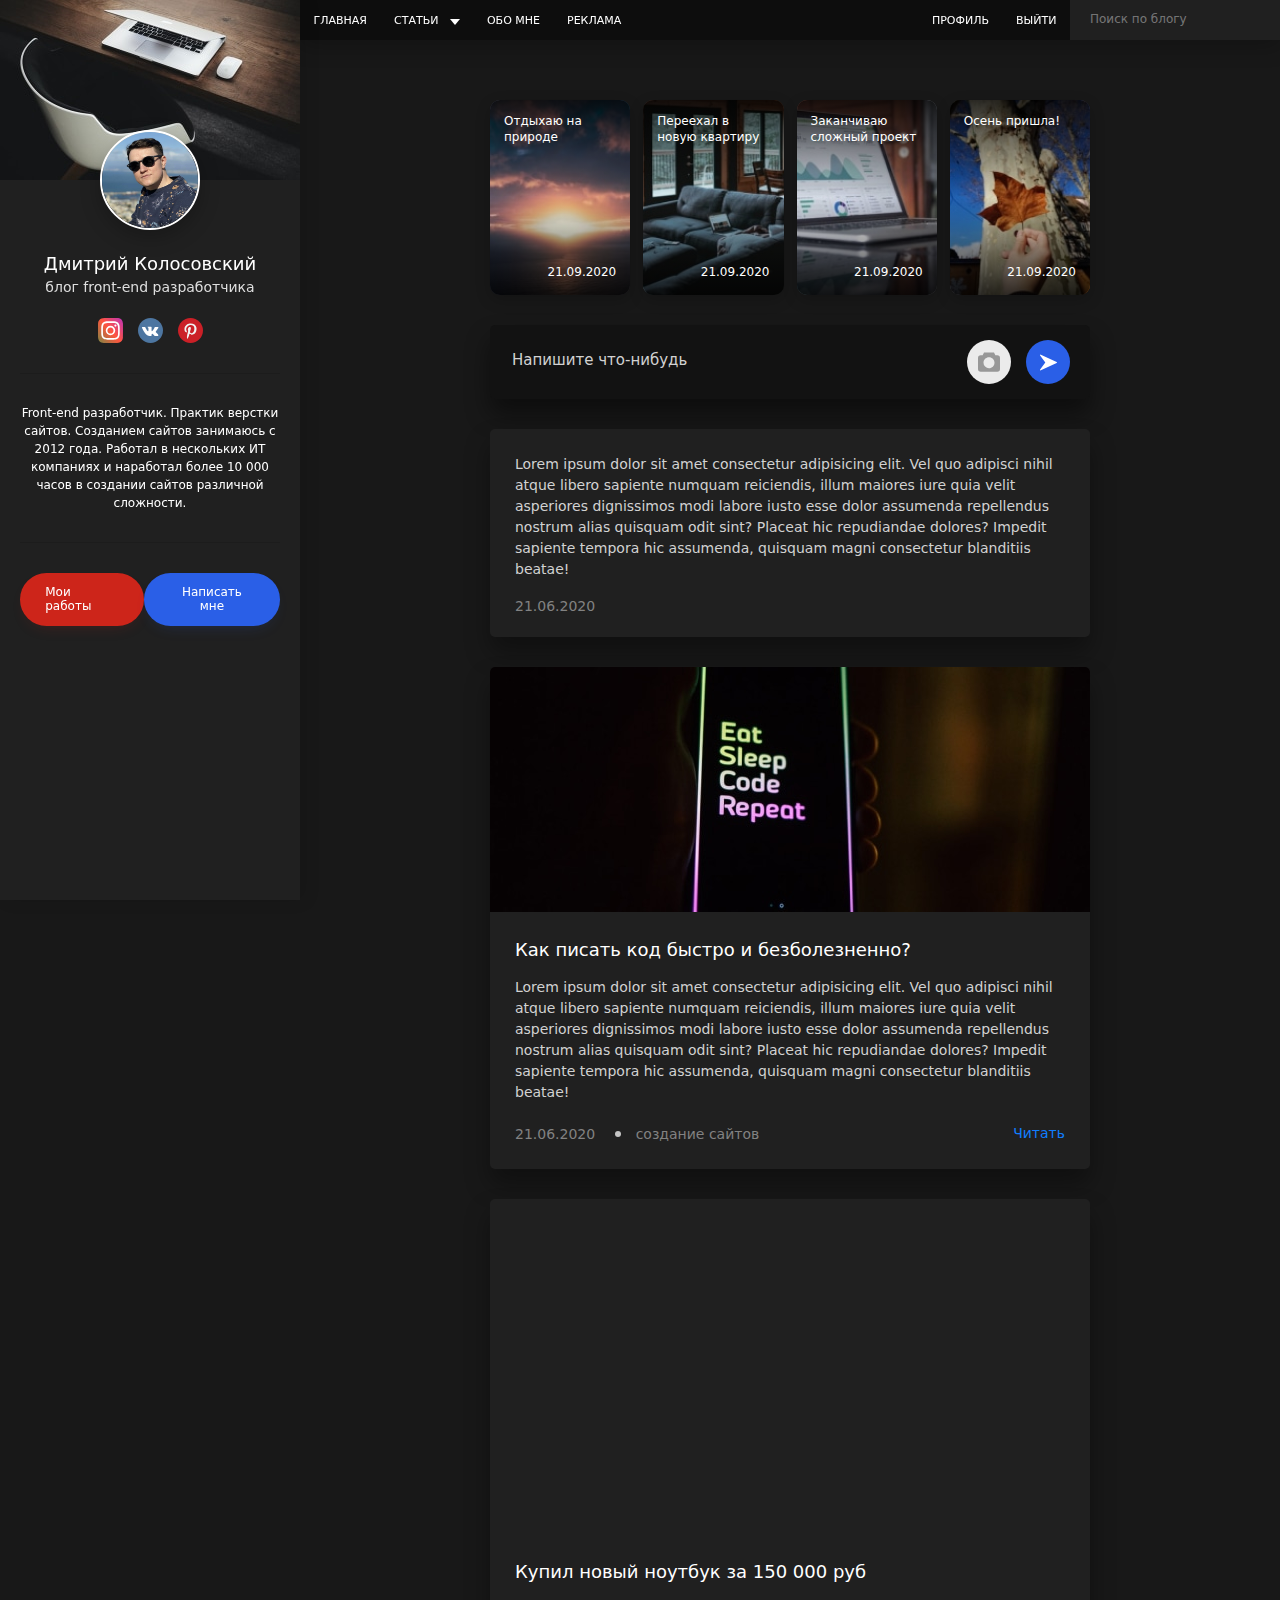
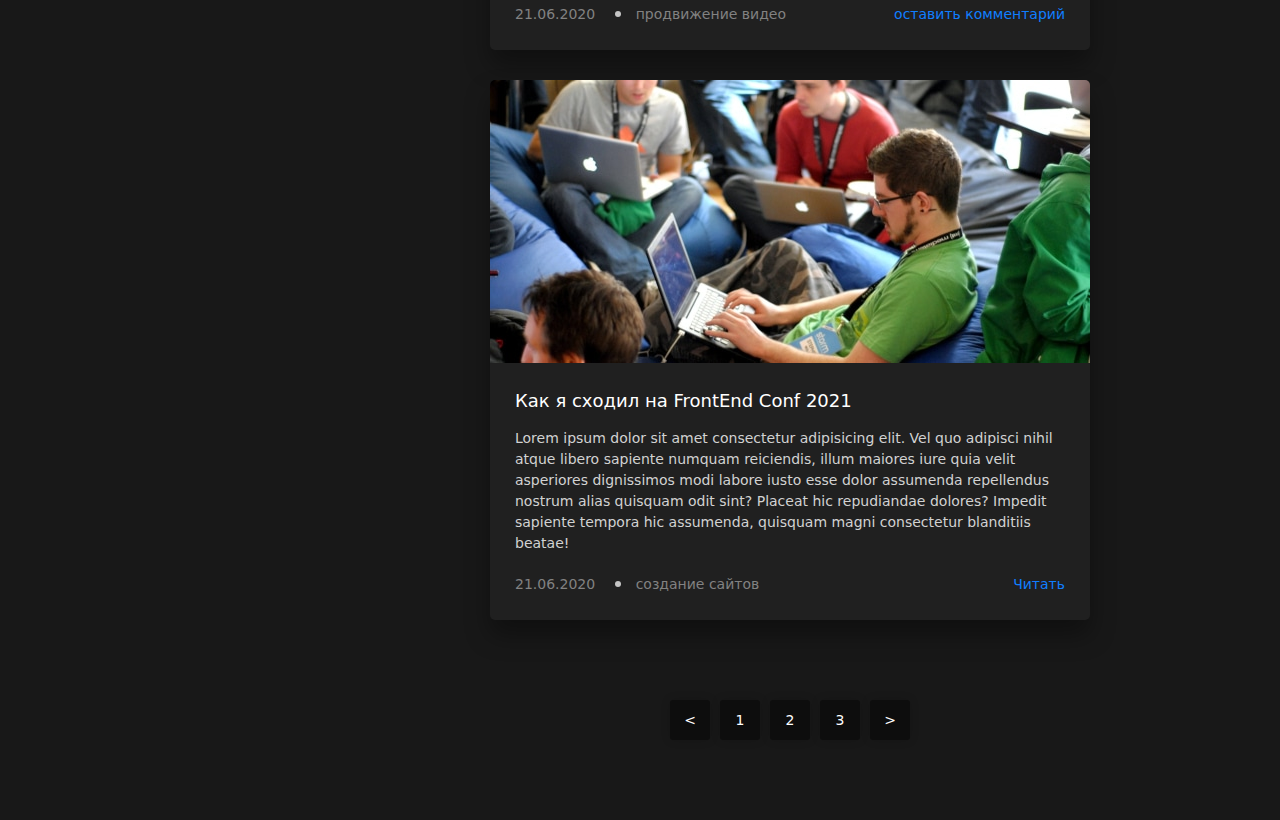
<file: index.html>
<!DOCTYPE html>
<html lang="ru">
<head>
    <meta charset="UTF-8">
    <link rel="stylesheet" href="assets/css/style.min.css">
    
    <!-- Useful meta tags -->
    <meta http-equiv="x-ua-compatible" content="ie=edge">
    <meta name="viewport" content="width=device-width, initial-scale=1, shrink-to-fit=no">
    <meta name="robots" content="index, follow">
    <meta name="google" content="notranslate">
    <meta name="format-detection" content="telephone=no">
    <meta name="description" content="">
    
    <title>Home</title>
</head>
<body>


    <div class="page">

        <header class="header">
        
            <div class="header__left">
        
                <nav class="nav">
        
                    <ul class="nav__list">
                        <li class="nav__item">
                            <a class="nav__link" href="index.html">Главная</a>
                        </li>
                        <li class="nav__item">
                            <a class="nav__link has-subnav" href="#">Статьи</a>
                            <ul class="subnav">
                                <li>
                                    <a class="subnav__link" href="#">Cоздание сайтов</a>
                                </li>
                                <li>
                                    <a class="subnav__link" href="#">Интернет-маркетинг</a>
                                </li>
                                <li>
                                    <a class="subnav__link" href="#">Продаижение видео</a>
                                </li>
                            </ul>
                        </li>
                        <li class="nav__item">
                            <a class="nav__link" href="text.html">Обо мне</a>
                        </li>
                        <li class="nav__item">
                            <a class="nav__link" href="text.html">Реклама</a>
                        </li>
                    </ul>
        
                </nav>
                <button class="burger" type="button">
                    <span>Open</span>
                </button>
            </div>
        
            <div class="header__rigth">
        
                <nav class="nav">
        
                    <ul class="nav__list">
                        <li class="nav__item">
                            <a class="nav__link" href="profile.html">Профиль</a>
                        </li>
                        <li class="nav__item">
                            <a class="nav__link" href="#">Выйти</a>
                        </li>
                    </ul>
                    
                </nav>
        
                <form class="search" action="search.html" method="get">
                    <input class="search__input" type="text" placeholder="Поиск по блогу" name="" id="">
                </form>
        
            </div>
        
        </header>

        <aside class="sidebar">
        
            <div class="sidebar__header">
                <img src="assets/images/sidebar-header.jpg" alt="">
            </div>
        
            <div class="sidebar__content">
        
                <div class="profile">
                    <img class="profile__avatar" src="assets/images/me.jpg" alt="">
                    <div class="profile__header">
                        <div class="profile__name">Дмитрий Колосовский</div>
                        <div class="profile__prof">блог front-end разработчика</div>
                    </div>
        
                    <ul class="social">
                        <li class="social__item">
                            <a class="social__link" href="#" target="_blank">
                                <img src="assets/images/instagram.svg" alt="instagram Дмитрий Колосовский">
                            </a>
                        </li>
                        <li class="social__item">
                            <a class="social__link" href="#" target="_blank">
                                <img src="assets/images/vk.svg" alt="vk Дмитрий Колосовский">
                            </a>
                        </li>
                        <li class="social__item">
                            <a class="social__link" href="#" target="_blank">
                                <img src="assets/images/pinterest.svg" alt="pinterest Дмитрий Колосовский">
                            </a>
                        </li>
                    </ul>
        
                    <div class="profile__text">
                        <p>
                            Front-end разработчик. Практик верстки сайтов.
        
                            Созданием сайтов занимаюсь с 2012 года. Работал в нескольких ИТ компаниях
                            и наработал более 10 000 часов в создании сайтов различной сложности.
                        </p>
                    </div>
                    
                </div>
        
                <nav class="nav nav--mobile">
        
                    <ul class="nav__list">
                        <li class="nav__item">
                            <a class="nav__link" href="index.html">Главная</a>
                        </li>
                        <li class="nav__item">
                            <a class="nav__link has-subnav" href="#">Статьи</a>
                            <ul class="subnav">
                                <li>
                                    <a class="subnav__link" href="#">Cоздание сайтов</a>
                                </li>
                                <li>
                                    <a class="subnav__link" href="#">Интернет-маркетинг</a>
                                </li>
                                <li>
                                    <a class="subnav__link" href="#">Продаижение видео</a>
                                </li>
                            </ul>
                        </li>
                        <li class="nav__item">
                            <a class="nav__link" href="text.html">Обо мне</a>
                        </li>
                        <li class="nav__item">
                            <a class="nav__link" href="text.html">Реклама</a>
                        </li>
                        <li class="nav__item">
                            <a class="nav__link" href="profile.html">Профиль</a>
                        </li>
                        <li class="nav__item">
                            <a class="nav__link" href="#">Выйти</a>
                        </li>
                    </ul>
        
                </nav>
        
            </div>
        
            <div class="sidebar__footer">
                <a class="btn btn--red" href="works.html">Мои работы</a>
                <button class="btn btn--blue" type="button" data-modal="contact-modal">Написать мне</button>
            </div>
        </aside>
        <main class="main">
            <div class="container">
                
                <div class="stories">
                
                    <div class="stories__item" data-modal="story-modal">
                        <img class="stories__preview" src="assets/images/stories/stories-1.jpg" alt="">
                        <div class="stories__title">Отдыхаю на природе</div>
                        <time class="stories__date" datetime="2020-09-21 19:21">21.09.2020</time>
                    </div>
                
                    <div class="stories__item">
                        <img class="stories__preview" src="assets/images/stories/stories-2.jpg" alt="">
                        <div class="stories__title">Переехал в новую квартиру</div>
                        <time class="stories__date" datetime="2020-09-21 19:21">21.09.2020</time>
                    </div>
                
                    <div class="stories__item">
                        <img class="stories__preview" src="assets/images/stories/stories-3.jpg" alt="">
                        <div class="stories__title">Заканчиваю сложный проект</div>
                        <time class="stories__date" datetime="2020-09-21 19:21">21.09.2020</time>
                    </div>
                
                    <div class="stories__item">
                        <img class="stories__preview" src="assets/images/stories/stories-4.jpg" alt="">
                        <div class="stories__title">Осень пришла!</div>
                        <time class="stories__date" datetime="2020-09-21 19:21">21.09.2020</time>
                    </div>
                
                </div>
                
                <div class="add-post">
                    <form class="add-post__form" action="/" method="POST">
                        <textarea class="add-post__textarea" name="post-text" placeholder="Напишите что-нибудь"></textarea>
                
                        <div class="add-post__form-actions">
                            <label class="add-post__file"  for="add-post-file">
                                <input type="file" id="add-post-file">
                            </label>
                            <button class="add-post__send" type="submit">
                                Отправить
                            </button>
                        </div>
                        
                    </form>
                </div>
                
                <div class="post">
                
                    <div class="post__content">
                        <p class="post__description">
                            Lorem ipsum dolor sit amet consectetur adipisicing elit. Vel quo adipisci nihil atque libero sapiente numquam reiciendis, 
                            illum maiores iure quia velit asperiores dignissimos modi labore iusto esse dolor assumenda repellendus nostrum 
                            alias quisquam odit sint? Placeat hic repudiandae dolores? 
                            Impedit sapiente tempora hic assumenda, quisquam magni consectetur blanditiis beatae!
                        </p>
                    </div>
                
                    <div class="post__footer">
                        <ul class="post__data">
                            <li class="post__data-item">
                                <time datetime="2020-06-21 17:75">21.06.2020</time>
                            </li>
                        </ul>
                    </div>
                
                </div>
                
                <article class="post">
                    <div class="post__header post__header--preview">
                        <a href="post.html">
                            <img class="post__preview" src="assets/images/post-2.jpg" alt="Как писать код быстро и безболезненно?">
                        </a>
                    </div>
                    <div class="post__content">
                        <h2 class="post__title"><a href="post.html">Как писать код быстро и безболезненно?</a></h2>
                        <p class="post__description">
                            Lorem ipsum dolor sit amet consectetur adipisicing elit. Vel quo adipisci nihil atque libero sapiente numquam reiciendis, 
                            illum maiores iure quia velit asperiores dignissimos modi labore iusto esse dolor assumenda repellendus nostrum 
                            alias quisquam odit sint? Placeat hic repudiandae dolores? 
                            Impedit sapiente tempora hic assumenda, quisquam magni consectetur blanditiis beatae!
                        </p>
                    </div>
                
                    <div class="post__footer">
                        <ul class="post__data">
                            <li class="post__data-item">
                                <time datetime="2020-06-21 17:75">21.06.2020</time>
                            </li>
                            <li class="post__data-item">
                                <a href="#">создание сайтов</a>
                            </li>
                        </ul>
                
                        <a class="post__read" href="post.html">Читать</a>
                    </div>
                    
                </article>
                
                
                <article class="post">
                    <div class="post__header">
                        <div class="embed">
                            <iframe src="https://www.youtube.com/embed/CvEttNvty0U"   
                            frameborder="0" allow="autoplay; accelerometer; clipboard-write;
                            encrypted-media; gyroscope; picture-in-picture" allowfullscreen></iframe>
                        </div>
                    </div>
                    <div class="post__content">
                        <h2 class="post__title"><a href="post.html">Купил новый ноутбук за 150 000 руб</a></h2>
                    </div>
                
                    <div class="post__footer">
                        <ul class="post__data">
                            <li class="post__data-item">
                                <time datetime="2020-06-21 17:75">21.06.2020</time>
                            </li>
                            <li class="post__data-item">
                                <a href="post.html">продвижение видео</a>
                            </li>
                        </ul>
                
                        <a class="post__read" href="#">оставить комментарий</a>
                    </div>
                    
                </article>
                
                <article class="post">
                    <div class="post__header post__header--preview">
                        <a href="post.html">
                            <img class="post__preview" src="assets/images/post-3.jpg" alt="Как я сходил на FrontEnd Conf 2021">
                        </a>
                    </div>
                    <div class="post__content">
                        <h2 class="post__title"><a href="post.html">Как я сходил на FrontEnd Conf 2021</a></h2>
                        <p class="post__description">
                            Lorem ipsum dolor sit amet consectetur adipisicing elit. Vel quo adipisci nihil atque libero sapiente numquam reiciendis, 
                            illum maiores iure quia velit asperiores dignissimos modi labore iusto esse dolor assumenda repellendus nostrum 
                            alias quisquam odit sint? Placeat hic repudiandae dolores? 
                            Impedit sapiente tempora hic assumenda, quisquam magni consectetur blanditiis beatae!
                        </p>
                    </div>
                
                    <div class="post__footer">
                        <ul class="post__data">
                            <li class="post__data-item">
                                <time datetime="2020-06-21 17:75">21.06.2020</time>
                            </li>
                            <li class="post__data-item">
                                <a href="#">создание сайтов</a>
                            </li>
                        </ul>
                
                        <a class="post__read" href="post.html">Читать</a>
                    </div>
                    
                </article>
                
                <ul class="pagination">
                    <li class="pagination__item">
                        <a class="pagination__link" href="#">&lt;</a>
                    </li>
                    <li class="pagination__item">
                        <a class="pagination__link" href="#">1</a>
                    </li>
                    <li class="pagination__item">
                        <a class="pagination__link" href="#">2</a>
                    </li>
                    <li class="pagination__item">
                        <a class="pagination__link" href="#">3</a>
                    </li>
                    <li class="pagination__item">
                        <a class="pagination__link" href="#">&gt;</a>
                    </li>
                </ul>
            </div>
        </main>
    
    </div>
    
    <div class="modal" id="story-modal">
        <video class="modal__video" src="" poster="https://placehold.it/420x580">
    
        </video>
    </div>    <div class="modal" id="contact-modal">
        <div class="modal__content">
            <button class="modal__close" type="button">
                <img src="assets/images/close.svg" alt="Закрыть">
            </button>
    
            <form class="form" action="/" method="POST">
                <div class="form__group form__group--md">
                    <input class="form__control" placeholder="Ваше имя" type="text">
                    <span class="form__line"></span>
                </div>
                <div class="form__group form__group--md">
                    <input class="form__control" placeholder="Ваш e-mail" type="text">
                    <span class="form__line"></span>
                </div>
                <div class="form__group form__group--md">
                    <textarea  class="form__control form__control--textarea" placeholder="Текст сообщения"></textarea>
                    <span class="form__line"></span>
                </div>
                <div class="form__footer">
                    <div class="form__group form__group--md">
                        <button class="btn btn--blue btn--rounded btn--sm" type="submit">Отправить</button>
                    </div>
                </div>
            </form>
    
            <ul class="modal__footer">
                <li>
                    e-mail: <a href="mailto:devwebman2020@gmail.com">man2020@gmail.com</a>
                </li>    
                <li>
                    тел: <a href="tel:+380983135136">+38098-313-51-136</a> 
                </li>  
            </ul>
        </div>
    </div>    <div class="modal">
        <div class="modal__content modal__content--contact">
            <button class="modal__close" type="button">
                <img src="assets/images/close.svg" alt="Закрыть">
            </button>   
    
            <ul class="social">
                <li class="social__item">
                    <a class="social__link" href="#">
                        <img src="assets/images/share/facebook.svg" alt="">
                    </a>
                </li>
                <li class="social__item">
                    <a class="social__link" href="#">
                        <img src="assets/images/share/twitter.svg" alt="">
                    </a>
                </li>
                <li class="social__item">
                    <a class="social__link" href="#">
                        <img src="assets/images/share/vk.svg" alt="">
                    </a>
                </li>
                <li class="social__item">
                    <a class="social__link" href="#">
                        <img src="assets/images/share/copy.svg" alt="">
                    </a>
                </li>
            </ul>
    
        </div>
    </div>
    <script src="assets/js/app.js"></script>
</body>
</html>
</file>
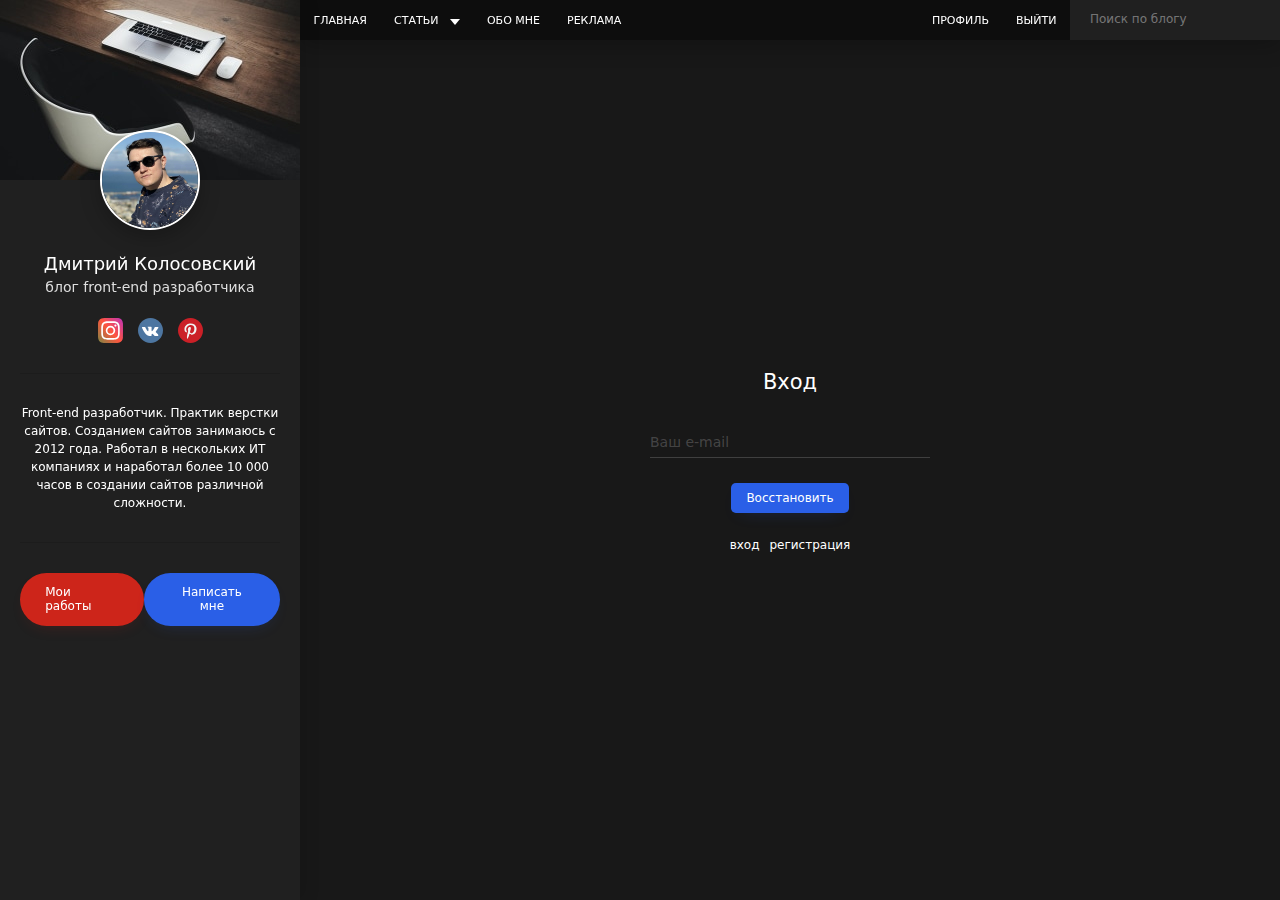
<file: reset.html>
<!DOCTYPE html>
<html lang="ru">
<head>
    <meta charset="UTF-8">
    <link rel="stylesheet" href="assets/css/style.min.css">
    
    <!-- Useful meta tags -->
    <meta http-equiv="x-ua-compatible" content="ie=edge">
    <meta name="viewport" content="width=device-width, initial-scale=1, shrink-to-fit=no">
    <meta name="robots" content="index, follow">
    <meta name="google" content="notranslate">
    <meta name="format-detection" content="telephone=no">
    <meta name="description" content="">
    
    <title>Reset</title>
</head>
<body>


    <div class="page">

        <header class="header">
        
            <div class="header__left">
        
                <nav class="nav">
        
                    <ul class="nav__list">
                        <li class="nav__item">
                            <a class="nav__link" href="index.html">Главная</a>
                        </li>
                        <li class="nav__item">
                            <a class="nav__link has-subnav" href="#">Статьи</a>
                            <ul class="subnav">
                                <li>
                                    <a class="subnav__link" href="#">Cоздание сайтов</a>
                                </li>
                                <li>
                                    <a class="subnav__link" href="#">Интернет-маркетинг</a>
                                </li>
                                <li>
                                    <a class="subnav__link" href="#">Продаижение видео</a>
                                </li>
                            </ul>
                        </li>
                        <li class="nav__item">
                            <a class="nav__link" href="text.html">Обо мне</a>
                        </li>
                        <li class="nav__item">
                            <a class="nav__link" href="text.html">Реклама</a>
                        </li>
                    </ul>
        
                </nav>
                <button class="burger" type="button">
                    <span>Open</span>
                </button>
            </div>
        
            <div class="header__rigth">
        
                <nav class="nav">
        
                    <ul class="nav__list">
                        <li class="nav__item">
                            <a class="nav__link" href="profile.html">Профиль</a>
                        </li>
                        <li class="nav__item">
                            <a class="nav__link" href="#">Выйти</a>
                        </li>
                    </ul>
                    
                </nav>
        
                <form class="search" action="search.html" method="get">
                    <input class="search__input" type="text" placeholder="Поиск по блогу" name="" id="">
                </form>
        
            </div>
        
        </header>

        <aside class="sidebar">
        
            <div class="sidebar__header">
                <img src="assets/images/sidebar-header.jpg" alt="">
            </div>
        
            <div class="sidebar__content">
        
                <div class="profile">
                    <img class="profile__avatar" src="assets/images/me.jpg" alt="">
                    <div class="profile__header">
                        <div class="profile__name">Дмитрий Колосовский</div>
                        <div class="profile__prof">блог front-end разработчика</div>
                    </div>
        
                    <ul class="social">
                        <li class="social__item">
                            <a class="social__link" href="#" target="_blank">
                                <img src="assets/images/instagram.svg" alt="instagram Дмитрий Колосовский">
                            </a>
                        </li>
                        <li class="social__item">
                            <a class="social__link" href="#" target="_blank">
                                <img src="assets/images/vk.svg" alt="vk Дмитрий Колосовский">
                            </a>
                        </li>
                        <li class="social__item">
                            <a class="social__link" href="#" target="_blank">
                                <img src="assets/images/pinterest.svg" alt="pinterest Дмитрий Колосовский">
                            </a>
                        </li>
                    </ul>
        
                    <div class="profile__text">
                        <p>
                            Front-end разработчик. Практик верстки сайтов.
        
                            Созданием сайтов занимаюсь с 2012 года. Работал в нескольких ИТ компаниях
                            и наработал более 10 000 часов в создании сайтов различной сложности.
                        </p>
                    </div>
                    
                </div>
        
                <nav class="nav nav--mobile">
        
                    <ul class="nav__list">
                        <li class="nav__item">
                            <a class="nav__link" href="index.html">Главная</a>
                        </li>
                        <li class="nav__item">
                            <a class="nav__link has-subnav" href="#">Статьи</a>
                            <ul class="subnav">
                                <li>
                                    <a class="subnav__link" href="#">Cоздание сайтов</a>
                                </li>
                                <li>
                                    <a class="subnav__link" href="#">Интернет-маркетинг</a>
                                </li>
                                <li>
                                    <a class="subnav__link" href="#">Продаижение видео</a>
                                </li>
                            </ul>
                        </li>
                        <li class="nav__item">
                            <a class="nav__link" href="text.html">Обо мне</a>
                        </li>
                        <li class="nav__item">
                            <a class="nav__link" href="text.html">Реклама</a>
                        </li>
                        <li class="nav__item">
                            <a class="nav__link" href="profile.html">Профиль</a>
                        </li>
                        <li class="nav__item">
                            <a class="nav__link" href="#">Выйти</a>
                        </li>
                    </ul>
        
                </nav>
        
            </div>
        
            <div class="sidebar__footer">
                <a class="btn btn--red" href="works.html">Мои работы</a>
                <button class="btn btn--blue" type="button" data-modal="contact-modal">Написать мне</button>
            </div>
        </aside>
        <main class="main">
            <div class="container">
                
                <h1 class="page__title page__title--center">Вход</h1>
                
                <form class="form form--auth" action="/" method="POST">
                    
                    <div class="form__group form__group--md">
                        <input class="form__control" placeholder="Ваш e-mail" type="text">
                        <span class="form__line"></span>
                    </div>
                    <div class="form__footer form__footer--center">
                        <div class="form__group form__group--md">
                            <button class="btn btn--blue btn--rounded btn--sm" type="submit">Восстановить</button>
                        </div>
                        <ul class="form__footer-list">
                            <li>
                                <a href="signin.html">вход</a>
                            </li>
                            <li>
                                <a href="signup.html">регистрация</a>
                            </li>
                        </ul>
                    </div>
                </form>
            </div>
        </main>
    
    </div>
    
    <div class="modal" id="story-modal">
        <video class="modal__video" src="" poster="https://placehold.it/420x580">
    
        </video>
    </div>    <div class="modal" id="contact-modal">
        <div class="modal__content">
            <button class="modal__close" type="button">
                <img src="assets/images/close.svg" alt="Закрыть">
            </button>
    
            <form class="form" action="/" method="POST">
                <div class="form__group form__group--md">
                    <input class="form__control" placeholder="Ваше имя" type="text">
                    <span class="form__line"></span>
                </div>
                <div class="form__group form__group--md">
                    <input class="form__control" placeholder="Ваш e-mail" type="text">
                    <span class="form__line"></span>
                </div>
                <div class="form__group form__group--md">
                    <textarea  class="form__control form__control--textarea" placeholder="Текст сообщения"></textarea>
                    <span class="form__line"></span>
                </div>
                <div class="form__footer">
                    <div class="form__group form__group--md">
                        <button class="btn btn--blue btn--rounded btn--sm" type="submit">Отправить</button>
                    </div>
                </div>
            </form>
    
            <ul class="modal__footer">
                <li>
                    e-mail: <a href="mailto:devwebman2020@gmail.com">man2020@gmail.com</a>
                </li>    
                <li>
                    тел: <a href="tel:+380983135136">+38098-313-51-136</a> 
                </li>  
            </ul>
        </div>
    </div>    <div class="modal">
        <div class="modal__content modal__content--contact">
            <button class="modal__close" type="button">
                <img src="assets/images/close.svg" alt="Закрыть">
            </button>   
    
            <ul class="social">
                <li class="social__item">
                    <a class="social__link" href="#">
                        <img src="assets/images/share/facebook.svg" alt="">
                    </a>
                </li>
                <li class="social__item">
                    <a class="social__link" href="#">
                        <img src="assets/images/share/twitter.svg" alt="">
                    </a>
                </li>
                <li class="social__item">
                    <a class="social__link" href="#">
                        <img src="assets/images/share/vk.svg" alt="">
                    </a>
                </li>
                <li class="social__item">
                    <a class="social__link" href="#">
                        <img src="assets/images/share/copy.svg" alt="">
                    </a>
                </li>
            </ul>
    
        </div>
    </div>
    <script src="assets/js/app.js"></script>
</body>
</html>
</file>
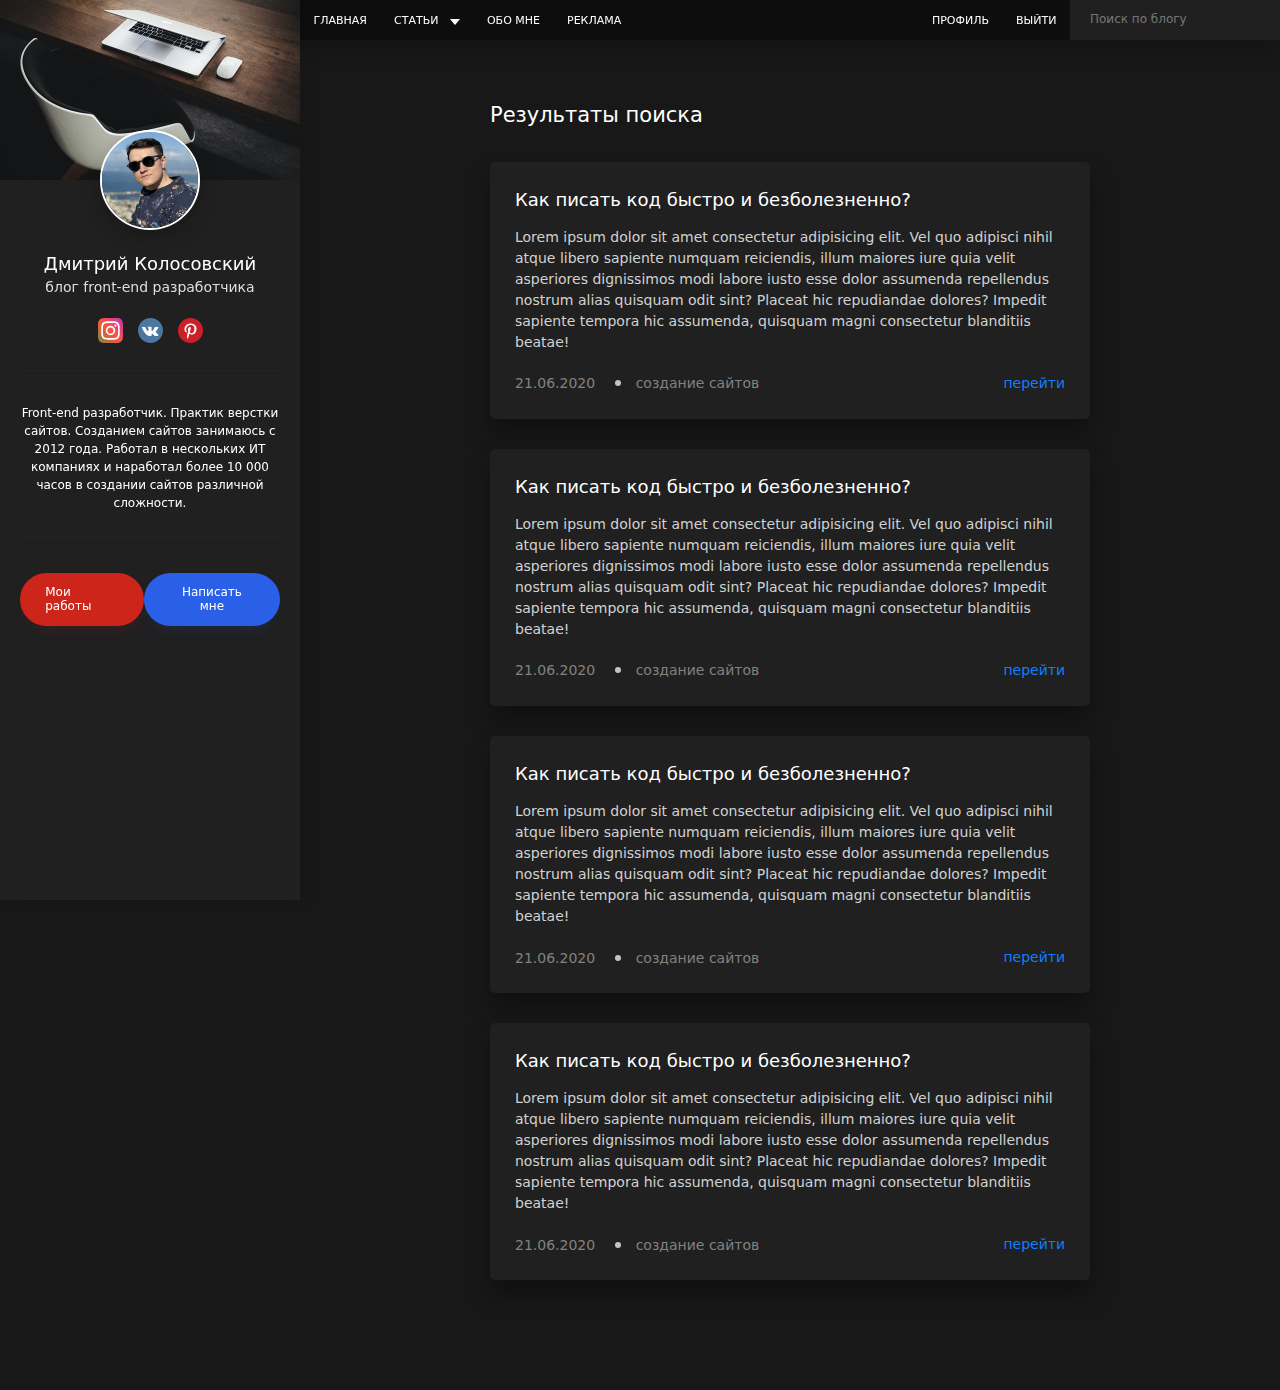
<file: search.html>
<!DOCTYPE html>
<html lang="ru">
<head>
    <meta charset="UTF-8">
    <link rel="stylesheet" href="assets/css/style.min.css">
    
    <!-- Useful meta tags -->
    <meta http-equiv="x-ua-compatible" content="ie=edge">
    <meta name="viewport" content="width=device-width, initial-scale=1, shrink-to-fit=no">
    <meta name="robots" content="index, follow">
    <meta name="google" content="notranslate">
    <meta name="format-detection" content="telephone=no">
    <meta name="description" content="">
    
    <title>Search</title>
</head>
<body>


    <div class="page">

        <header class="header">
        
            <div class="header__left">
        
                <nav class="nav">
        
                    <ul class="nav__list">
                        <li class="nav__item">
                            <a class="nav__link" href="index.html">Главная</a>
                        </li>
                        <li class="nav__item">
                            <a class="nav__link has-subnav" href="#">Статьи</a>
                            <ul class="subnav">
                                <li>
                                    <a class="subnav__link" href="#">Cоздание сайтов</a>
                                </li>
                                <li>
                                    <a class="subnav__link" href="#">Интернет-маркетинг</a>
                                </li>
                                <li>
                                    <a class="subnav__link" href="#">Продаижение видео</a>
                                </li>
                            </ul>
                        </li>
                        <li class="nav__item">
                            <a class="nav__link" href="text.html">Обо мне</a>
                        </li>
                        <li class="nav__item">
                            <a class="nav__link" href="text.html">Реклама</a>
                        </li>
                    </ul>
        
                </nav>
                <button class="burger" type="button">
                    <span>Open</span>
                </button>
            </div>
        
            <div class="header__rigth">
        
                <nav class="nav">
        
                    <ul class="nav__list">
                        <li class="nav__item">
                            <a class="nav__link" href="profile.html">Профиль</a>
                        </li>
                        <li class="nav__item">
                            <a class="nav__link" href="#">Выйти</a>
                        </li>
                    </ul>
                    
                </nav>
        
                <form class="search" action="search.html" method="get">
                    <input class="search__input" type="text" placeholder="Поиск по блогу" name="" id="">
                </form>
        
            </div>
        
        </header>

        <aside class="sidebar">
        
            <div class="sidebar__header">
                <img src="assets/images/sidebar-header.jpg" alt="">
            </div>
        
            <div class="sidebar__content">
        
                <div class="profile">
                    <img class="profile__avatar" src="assets/images/me.jpg" alt="">
                    <div class="profile__header">
                        <div class="profile__name">Дмитрий Колосовский</div>
                        <div class="profile__prof">блог front-end разработчика</div>
                    </div>
        
                    <ul class="social">
                        <li class="social__item">
                            <a class="social__link" href="#" target="_blank">
                                <img src="assets/images/instagram.svg" alt="instagram Дмитрий Колосовский">
                            </a>
                        </li>
                        <li class="social__item">
                            <a class="social__link" href="#" target="_blank">
                                <img src="assets/images/vk.svg" alt="vk Дмитрий Колосовский">
                            </a>
                        </li>
                        <li class="social__item">
                            <a class="social__link" href="#" target="_blank">
                                <img src="assets/images/pinterest.svg" alt="pinterest Дмитрий Колосовский">
                            </a>
                        </li>
                    </ul>
        
                    <div class="profile__text">
                        <p>
                            Front-end разработчик. Практик верстки сайтов.
        
                            Созданием сайтов занимаюсь с 2012 года. Работал в нескольких ИТ компаниях
                            и наработал более 10 000 часов в создании сайтов различной сложности.
                        </p>
                    </div>
                    
                </div>
        
                <nav class="nav nav--mobile">
        
                    <ul class="nav__list">
                        <li class="nav__item">
                            <a class="nav__link" href="index.html">Главная</a>
                        </li>
                        <li class="nav__item">
                            <a class="nav__link has-subnav" href="#">Статьи</a>
                            <ul class="subnav">
                                <li>
                                    <a class="subnav__link" href="#">Cоздание сайтов</a>
                                </li>
                                <li>
                                    <a class="subnav__link" href="#">Интернет-маркетинг</a>
                                </li>
                                <li>
                                    <a class="subnav__link" href="#">Продаижение видео</a>
                                </li>
                            </ul>
                        </li>
                        <li class="nav__item">
                            <a class="nav__link" href="text.html">Обо мне</a>
                        </li>
                        <li class="nav__item">
                            <a class="nav__link" href="text.html">Реклама</a>
                        </li>
                        <li class="nav__item">
                            <a class="nav__link" href="profile.html">Профиль</a>
                        </li>
                        <li class="nav__item">
                            <a class="nav__link" href="#">Выйти</a>
                        </li>
                    </ul>
        
                </nav>
        
            </div>
        
            <div class="sidebar__footer">
                <a class="btn btn--red" href="works.html">Мои работы</a>
                <button class="btn btn--blue" type="button" data-modal="contact-modal">Написать мне</button>
            </div>
        </aside>
        <main class="main">
            <div class="container">
                <h1 class="page__title">Результаты поиска</h1>
                
                <article class="post">
                
                    <div class="post__content">
                        <h2 class="post__title"><a href="post.html">Как писать код быстро и безболезненно?</a></h2>
                        <p class="post__description">
                            Lorem ipsum dolor sit amet consectetur adipisicing elit. Vel quo adipisci nihil atque libero sapiente numquam reiciendis, 
                            illum maiores iure quia velit asperiores dignissimos modi labore iusto esse dolor assumenda repellendus nostrum 
                            alias quisquam odit sint? Placeat hic repudiandae dolores? 
                            Impedit sapiente tempora hic assumenda, quisquam magni consectetur blanditiis beatae!
                        </p>
                    </div>
                
                    <div class="post__footer">
                        <ul class="post__data">
                            <li class="post__data-item">
                                <time datetime="2020-06-21 17:75">21.06.2020</time>
                            </li>
                            <li class="post__data-item">
                                <a href="#">создание сайтов</a>
                            </li>
                        </ul>
                
                        <a class="post__read" href="post.html">перейти</a>
                    </div>
                    
                </article>
                
                <article class="post">
                
                    <div class="post__content">
                        <h2 class="post__title"><a href="post.html">Как писать код быстро и безболезненно?</a></h2>
                        <p class="post__description">
                            Lorem ipsum dolor sit amet consectetur adipisicing elit. Vel quo adipisci nihil atque libero sapiente numquam reiciendis, 
                            illum maiores iure quia velit asperiores dignissimos modi labore iusto esse dolor assumenda repellendus nostrum 
                            alias quisquam odit sint? Placeat hic repudiandae dolores? 
                            Impedit sapiente tempora hic assumenda, quisquam magni consectetur blanditiis beatae!
                        </p>
                    </div>
                
                    <div class="post__footer">
                        <ul class="post__data">
                            <li class="post__data-item">
                                <time datetime="2020-06-21 17:75">21.06.2020</time>
                            </li>
                            <li class="post__data-item">
                                <a href="#">создание сайтов</a>
                            </li>
                        </ul>
                
                        <a class="post__read" href="post.html">перейти</a>
                    </div>
                    
                </article>
                
                <article class="post">
                
                    <div class="post__content">
                        <h2 class="post__title"><a href="post.html">Как писать код быстро и безболезненно?</a></h2>
                        <p class="post__description">
                            Lorem ipsum dolor sit amet consectetur adipisicing elit. Vel quo adipisci nihil atque libero sapiente numquam reiciendis, 
                            illum maiores iure quia velit asperiores dignissimos modi labore iusto esse dolor assumenda repellendus nostrum 
                            alias quisquam odit sint? Placeat hic repudiandae dolores? 
                            Impedit sapiente tempora hic assumenda, quisquam magni consectetur blanditiis beatae!
                        </p>
                    </div>
                
                    <div class="post__footer">
                        <ul class="post__data">
                            <li class="post__data-item">
                                <time datetime="2020-06-21 17:75">21.06.2020</time>
                            </li>
                            <li class="post__data-item">
                                <a href="#">создание сайтов</a>
                            </li>
                        </ul>
                
                        <a class="post__read" href="post.html">перейти</a>
                    </div>
                    
                </article>
                
                <article class="post">
                
                    <div class="post__content">
                        <h2 class="post__title"><a href="post.html">Как писать код быстро и безболезненно?</a></h2>
                        <p class="post__description">
                            Lorem ipsum dolor sit amet consectetur adipisicing elit. Vel quo adipisci nihil atque libero sapiente numquam reiciendis, 
                            illum maiores iure quia velit asperiores dignissimos modi labore iusto esse dolor assumenda repellendus nostrum 
                            alias quisquam odit sint? Placeat hic repudiandae dolores? 
                            Impedit sapiente tempora hic assumenda, quisquam magni consectetur blanditiis beatae!
                        </p>
                    </div>
                
                    <div class="post__footer">
                        <ul class="post__data">
                            <li class="post__data-item">
                                <time datetime="2020-06-21 17:75">21.06.2020</time>
                            </li>
                            <li class="post__data-item">
                                <a href="#">создание сайтов</a>
                            </li>
                        </ul>
                
                        <a class="post__read" href="post.html">перейти</a>
                    </div>
                    
                </article>
            </div>
        </main>
    
    </div>
    
    <div class="modal" id="story-modal">
        <video class="modal__video" src="" poster="https://placehold.it/420x580">
    
        </video>
    </div>    <div class="modal" id="contact-modal">
        <div class="modal__content">
            <button class="modal__close" type="button">
                <img src="assets/images/close.svg" alt="Закрыть">
            </button>
    
            <form class="form" action="/" method="POST">
                <div class="form__group form__group--md">
                    <input class="form__control" placeholder="Ваше имя" type="text">
                    <span class="form__line"></span>
                </div>
                <div class="form__group form__group--md">
                    <input class="form__control" placeholder="Ваш e-mail" type="text">
                    <span class="form__line"></span>
                </div>
                <div class="form__group form__group--md">
                    <textarea  class="form__control form__control--textarea" placeholder="Текст сообщения"></textarea>
                    <span class="form__line"></span>
                </div>
                <div class="form__footer">
                    <div class="form__group form__group--md">
                        <button class="btn btn--blue btn--rounded btn--sm" type="submit">Отправить</button>
                    </div>
                </div>
            </form>
    
            <ul class="modal__footer">
                <li>
                    e-mail: <a href="mailto:devwebman2020@gmail.com">man2020@gmail.com</a>
                </li>    
                <li>
                    тел: <a href="tel:+380983135136">+38098-313-51-136</a> 
                </li>  
            </ul>
        </div>
    </div>    <div class="modal">
        <div class="modal__content modal__content--contact">
            <button class="modal__close" type="button">
                <img src="assets/images/close.svg" alt="Закрыть">
            </button>   
    
            <ul class="social">
                <li class="social__item">
                    <a class="social__link" href="#">
                        <img src="assets/images/share/facebook.svg" alt="">
                    </a>
                </li>
                <li class="social__item">
                    <a class="social__link" href="#">
                        <img src="assets/images/share/twitter.svg" alt="">
                    </a>
                </li>
                <li class="social__item">
                    <a class="social__link" href="#">
                        <img src="assets/images/share/vk.svg" alt="">
                    </a>
                </li>
                <li class="social__item">
                    <a class="social__link" href="#">
                        <img src="assets/images/share/copy.svg" alt="">
                    </a>
                </li>
            </ul>
    
        </div>
    </div>
    <script src="assets/js/app.js"></script>
</body>
</html>
</file>
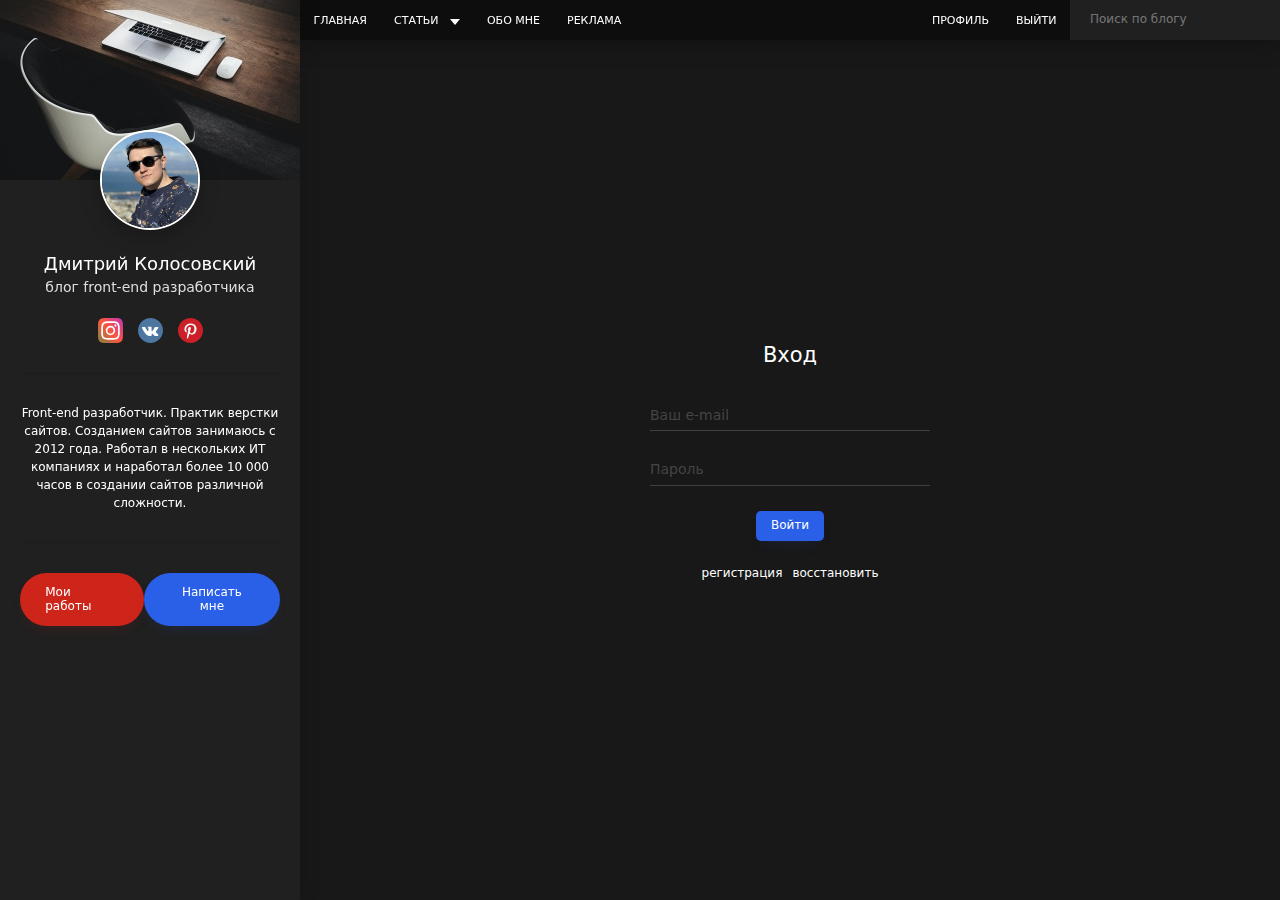
<file: signin.html>
<!DOCTYPE html>
<html lang="ru">
<head>
    <meta charset="UTF-8">
    <link rel="stylesheet" href="assets/css/style.min.css">
    
    <!-- Useful meta tags -->
    <meta http-equiv="x-ua-compatible" content="ie=edge">
    <meta name="viewport" content="width=device-width, initial-scale=1, shrink-to-fit=no">
    <meta name="robots" content="index, follow">
    <meta name="google" content="notranslate">
    <meta name="format-detection" content="telephone=no">
    <meta name="description" content="">
    
    <title>Signin</title>
</head>
<body>


    <div class="page">

        <header class="header">
        
            <div class="header__left">
        
                <nav class="nav">
        
                    <ul class="nav__list">
                        <li class="nav__item">
                            <a class="nav__link" href="index.html">Главная</a>
                        </li>
                        <li class="nav__item">
                            <a class="nav__link has-subnav" href="#">Статьи</a>
                            <ul class="subnav">
                                <li>
                                    <a class="subnav__link" href="#">Cоздание сайтов</a>
                                </li>
                                <li>
                                    <a class="subnav__link" href="#">Интернет-маркетинг</a>
                                </li>
                                <li>
                                    <a class="subnav__link" href="#">Продаижение видео</a>
                                </li>
                            </ul>
                        </li>
                        <li class="nav__item">
                            <a class="nav__link" href="text.html">Обо мне</a>
                        </li>
                        <li class="nav__item">
                            <a class="nav__link" href="text.html">Реклама</a>
                        </li>
                    </ul>
        
                </nav>
                <button class="burger" type="button">
                    <span>Open</span>
                </button>
            </div>
        
            <div class="header__rigth">
        
                <nav class="nav">
        
                    <ul class="nav__list">
                        <li class="nav__item">
                            <a class="nav__link" href="profile.html">Профиль</a>
                        </li>
                        <li class="nav__item">
                            <a class="nav__link" href="#">Выйти</a>
                        </li>
                    </ul>
                    
                </nav>
        
                <form class="search" action="search.html" method="get">
                    <input class="search__input" type="text" placeholder="Поиск по блогу" name="" id="">
                </form>
        
            </div>
        
        </header>

        <aside class="sidebar">
        
            <div class="sidebar__header">
                <img src="assets/images/sidebar-header.jpg" alt="">
            </div>
        
            <div class="sidebar__content">
        
                <div class="profile">
                    <img class="profile__avatar" src="assets/images/me.jpg" alt="">
                    <div class="profile__header">
                        <div class="profile__name">Дмитрий Колосовский</div>
                        <div class="profile__prof">блог front-end разработчика</div>
                    </div>
        
                    <ul class="social">
                        <li class="social__item">
                            <a class="social__link" href="#" target="_blank">
                                <img src="assets/images/instagram.svg" alt="instagram Дмитрий Колосовский">
                            </a>
                        </li>
                        <li class="social__item">
                            <a class="social__link" href="#" target="_blank">
                                <img src="assets/images/vk.svg" alt="vk Дмитрий Колосовский">
                            </a>
                        </li>
                        <li class="social__item">
                            <a class="social__link" href="#" target="_blank">
                                <img src="assets/images/pinterest.svg" alt="pinterest Дмитрий Колосовский">
                            </a>
                        </li>
                    </ul>
        
                    <div class="profile__text">
                        <p>
                            Front-end разработчик. Практик верстки сайтов.
        
                            Созданием сайтов занимаюсь с 2012 года. Работал в нескольких ИТ компаниях
                            и наработал более 10 000 часов в создании сайтов различной сложности.
                        </p>
                    </div>
                    
                </div>
        
                <nav class="nav nav--mobile">
        
                    <ul class="nav__list">
                        <li class="nav__item">
                            <a class="nav__link" href="index.html">Главная</a>
                        </li>
                        <li class="nav__item">
                            <a class="nav__link has-subnav" href="#">Статьи</a>
                            <ul class="subnav">
                                <li>
                                    <a class="subnav__link" href="#">Cоздание сайтов</a>
                                </li>
                                <li>
                                    <a class="subnav__link" href="#">Интернет-маркетинг</a>
                                </li>
                                <li>
                                    <a class="subnav__link" href="#">Продаижение видео</a>
                                </li>
                            </ul>
                        </li>
                        <li class="nav__item">
                            <a class="nav__link" href="text.html">Обо мне</a>
                        </li>
                        <li class="nav__item">
                            <a class="nav__link" href="text.html">Реклама</a>
                        </li>
                        <li class="nav__item">
                            <a class="nav__link" href="profile.html">Профиль</a>
                        </li>
                        <li class="nav__item">
                            <a class="nav__link" href="#">Выйти</a>
                        </li>
                    </ul>
        
                </nav>
        
            </div>
        
            <div class="sidebar__footer">
                <a class="btn btn--red" href="works.html">Мои работы</a>
                <button class="btn btn--blue" type="button" data-modal="contact-modal">Написать мне</button>
            </div>
        </aside>
        <main class="main">
            <div class="container">
                
                <h1 class="page__title page__title--center">Вход</h1>
                
                <form class="form form--auth" action="/" method="POST">
                    
                    <div class="form__group form__group--md">
                        <input class="form__control" placeholder="Ваш e-mail" type="email">
                        <span class="form__line"></span>
                    </div>
                    <div class="form__group form__group--md">
                        <input class="form__control" placeholder="Пароль"  type="password">
                        <span class="form__line"></span>
                    </div>
                    <div class="form__footer form__footer--center">
                        <div class="form__group form__group--md">
                            <button class="btn btn--blue btn--rounded btn--sm" type="submit">Войти</button>
                        </div>
                        <ul class="form__footer-list">
                            <li>
                                <a href="signup.html">регистрация</a>
                            </li>
                            <li>
                                <a href="reset.html">восстановить</a>
                            </li>
                        </ul>
                    </div>
                </form>
            </div>
        </main>
    
    </div>
    
    <div class="modal" id="story-modal">
        <video class="modal__video" src="" poster="https://placehold.it/420x580">
    
        </video>
    </div>    <div class="modal" id="contact-modal">
        <div class="modal__content">
            <button class="modal__close" type="button">
                <img src="assets/images/close.svg" alt="Закрыть">
            </button>
    
            <form class="form" action="/" method="POST">
                <div class="form__group form__group--md">
                    <input class="form__control" placeholder="Ваше имя" type="text">
                    <span class="form__line"></span>
                </div>
                <div class="form__group form__group--md">
                    <input class="form__control" placeholder="Ваш e-mail" type="text">
                    <span class="form__line"></span>
                </div>
                <div class="form__group form__group--md">
                    <textarea  class="form__control form__control--textarea" placeholder="Текст сообщения"></textarea>
                    <span class="form__line"></span>
                </div>
                <div class="form__footer">
                    <div class="form__group form__group--md">
                        <button class="btn btn--blue btn--rounded btn--sm" type="submit">Отправить</button>
                    </div>
                </div>
            </form>
    
            <ul class="modal__footer">
                <li>
                    e-mail: <a href="mailto:devwebman2020@gmail.com">man2020@gmail.com</a>
                </li>    
                <li>
                    тел: <a href="tel:+380983135136">+38098-313-51-136</a> 
                </li>  
            </ul>
        </div>
    </div>    <div class="modal">
        <div class="modal__content modal__content--contact">
            <button class="modal__close" type="button">
                <img src="assets/images/close.svg" alt="Закрыть">
            </button>   
    
            <ul class="social">
                <li class="social__item">
                    <a class="social__link" href="#">
                        <img src="assets/images/share/facebook.svg" alt="">
                    </a>
                </li>
                <li class="social__item">
                    <a class="social__link" href="#">
                        <img src="assets/images/share/twitter.svg" alt="">
                    </a>
                </li>
                <li class="social__item">
                    <a class="social__link" href="#">
                        <img src="assets/images/share/vk.svg" alt="">
                    </a>
                </li>
                <li class="social__item">
                    <a class="social__link" href="#">
                        <img src="assets/images/share/copy.svg" alt="">
                    </a>
                </li>
            </ul>
    
        </div>
    </div>
    <script src="assets/js/app.js"></script>
</body>
</html>
</file>
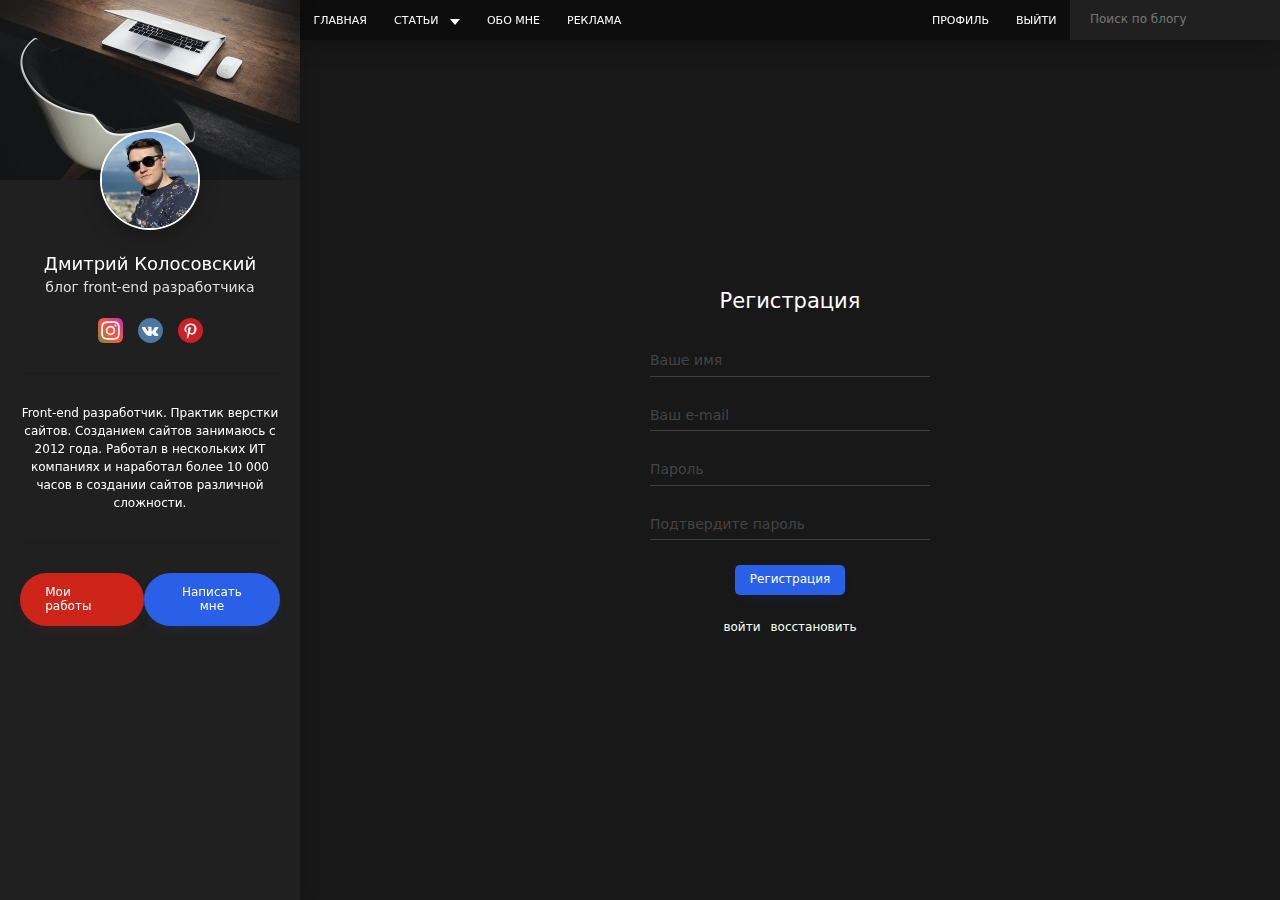
<file: signup.html>
<!DOCTYPE html>
<html lang="ru">
<head>
    <meta charset="UTF-8">
    <link rel="stylesheet" href="assets/css/style.min.css">
    
    <!-- Useful meta tags -->
    <meta http-equiv="x-ua-compatible" content="ie=edge">
    <meta name="viewport" content="width=device-width, initial-scale=1, shrink-to-fit=no">
    <meta name="robots" content="index, follow">
    <meta name="google" content="notranslate">
    <meta name="format-detection" content="telephone=no">
    <meta name="description" content="">
    
    <title>Signup</title>
</head>
<body>


    <div class="page">

        <header class="header">
        
            <div class="header__left">
        
                <nav class="nav">
        
                    <ul class="nav__list">
                        <li class="nav__item">
                            <a class="nav__link" href="index.html">Главная</a>
                        </li>
                        <li class="nav__item">
                            <a class="nav__link has-subnav" href="#">Статьи</a>
                            <ul class="subnav">
                                <li>
                                    <a class="subnav__link" href="#">Cоздание сайтов</a>
                                </li>
                                <li>
                                    <a class="subnav__link" href="#">Интернет-маркетинг</a>
                                </li>
                                <li>
                                    <a class="subnav__link" href="#">Продаижение видео</a>
                                </li>
                            </ul>
                        </li>
                        <li class="nav__item">
                            <a class="nav__link" href="text.html">Обо мне</a>
                        </li>
                        <li class="nav__item">
                            <a class="nav__link" href="text.html">Реклама</a>
                        </li>
                    </ul>
        
                </nav>
                <button class="burger" type="button">
                    <span>Open</span>
                </button>
            </div>
        
            <div class="header__rigth">
        
                <nav class="nav">
        
                    <ul class="nav__list">
                        <li class="nav__item">
                            <a class="nav__link" href="profile.html">Профиль</a>
                        </li>
                        <li class="nav__item">
                            <a class="nav__link" href="#">Выйти</a>
                        </li>
                    </ul>
                    
                </nav>
        
                <form class="search" action="search.html" method="get">
                    <input class="search__input" type="text" placeholder="Поиск по блогу" name="" id="">
                </form>
        
            </div>
        
        </header>

        <aside class="sidebar">
        
            <div class="sidebar__header">
                <img src="assets/images/sidebar-header.jpg" alt="">
            </div>
        
            <div class="sidebar__content">
        
                <div class="profile">
                    <img class="profile__avatar" src="assets/images/me.jpg" alt="">
                    <div class="profile__header">
                        <div class="profile__name">Дмитрий Колосовский</div>
                        <div class="profile__prof">блог front-end разработчика</div>
                    </div>
        
                    <ul class="social">
                        <li class="social__item">
                            <a class="social__link" href="#" target="_blank">
                                <img src="assets/images/instagram.svg" alt="instagram Дмитрий Колосовский">
                            </a>
                        </li>
                        <li class="social__item">
                            <a class="social__link" href="#" target="_blank">
                                <img src="assets/images/vk.svg" alt="vk Дмитрий Колосовский">
                            </a>
                        </li>
                        <li class="social__item">
                            <a class="social__link" href="#" target="_blank">
                                <img src="assets/images/pinterest.svg" alt="pinterest Дмитрий Колосовский">
                            </a>
                        </li>
                    </ul>
        
                    <div class="profile__text">
                        <p>
                            Front-end разработчик. Практик верстки сайтов.
        
                            Созданием сайтов занимаюсь с 2012 года. Работал в нескольких ИТ компаниях
                            и наработал более 10 000 часов в создании сайтов различной сложности.
                        </p>
                    </div>
                    
                </div>
        
                <nav class="nav nav--mobile">
        
                    <ul class="nav__list">
                        <li class="nav__item">
                            <a class="nav__link" href="index.html">Главная</a>
                        </li>
                        <li class="nav__item">
                            <a class="nav__link has-subnav" href="#">Статьи</a>
                            <ul class="subnav">
                                <li>
                                    <a class="subnav__link" href="#">Cоздание сайтов</a>
                                </li>
                                <li>
                                    <a class="subnav__link" href="#">Интернет-маркетинг</a>
                                </li>
                                <li>
                                    <a class="subnav__link" href="#">Продаижение видео</a>
                                </li>
                            </ul>
                        </li>
                        <li class="nav__item">
                            <a class="nav__link" href="text.html">Обо мне</a>
                        </li>
                        <li class="nav__item">
                            <a class="nav__link" href="text.html">Реклама</a>
                        </li>
                        <li class="nav__item">
                            <a class="nav__link" href="profile.html">Профиль</a>
                        </li>
                        <li class="nav__item">
                            <a class="nav__link" href="#">Выйти</a>
                        </li>
                    </ul>
        
                </nav>
        
            </div>
        
            <div class="sidebar__footer">
                <a class="btn btn--red" href="works.html">Мои работы</a>
                <button class="btn btn--blue" type="button" data-modal="contact-modal">Написать мне</button>
            </div>
        </aside>
        <main class="main">
            <div class="container">
                
                <h1 class="page__title page__title--center">Регистрация</h1>
                
                <form class="form form--auth" action="/" method="POST">
                    <div class="form__group form__group--md">
                        <input class="form__control" placeholder="Ваше имя" type="text">
                        <span class="form__line"></span>
                    </div>
                
                    <div class="form__group form__group--md">
                        <input class="form__control" placeholder="Ваш e-mail" type="text">
                        <span class="form__line"></span>
                    </div>
                    <div class="form__group form__group--md">
                        <input class="form__control" placeholder="Пароль"  type="password">
                        <span class="form__line"></span>
                    </div>
                    <div class="form__group form__group--md">
                        <input class="form__control" placeholder="Подтвердите пароль" type="password">
                        <span class="form__line"></span>
                    </div>
                    <div class="form__footer form__footer--center">
                        <div class="form__group form__group--md">
                            <button class="btn btn--blue btn--rounded btn--sm" type="submit">Регистрация</button>
                        </div>
                        <ul class="form__footer-list">
                            <li>
                                <a href="signin.html">войти</a>
                            </li>
                            <li>
                                <a href="reset.html">восстановить</a>
                            </li>
                        </ul>
                    </div>
                </form>
            </div>
        </main>
    
    </div>
    
    <div class="modal" id="story-modal">
        <video class="modal__video" src="" poster="https://placehold.it/420x580">
    
        </video>
    </div>    <div class="modal" id="contact-modal">
        <div class="modal__content">
            <button class="modal__close" type="button">
                <img src="assets/images/close.svg" alt="Закрыть">
            </button>
    
            <form class="form" action="/" method="POST">
                <div class="form__group form__group--md">
                    <input class="form__control" placeholder="Ваше имя" type="text">
                    <span class="form__line"></span>
                </div>
                <div class="form__group form__group--md">
                    <input class="form__control" placeholder="Ваш e-mail" type="text">
                    <span class="form__line"></span>
                </div>
                <div class="form__group form__group--md">
                    <textarea  class="form__control form__control--textarea" placeholder="Текст сообщения"></textarea>
                    <span class="form__line"></span>
                </div>
                <div class="form__footer">
                    <div class="form__group form__group--md">
                        <button class="btn btn--blue btn--rounded btn--sm" type="submit">Отправить</button>
                    </div>
                </div>
            </form>
    
            <ul class="modal__footer">
                <li>
                    e-mail: <a href="mailto:devwebman2020@gmail.com">man2020@gmail.com</a>
                </li>    
                <li>
                    тел: <a href="tel:+380983135136">+38098-313-51-136</a> 
                </li>  
            </ul>
        </div>
    </div>    <div class="modal">
        <div class="modal__content modal__content--contact">
            <button class="modal__close" type="button">
                <img src="assets/images/close.svg" alt="Закрыть">
            </button>   
    
            <ul class="social">
                <li class="social__item">
                    <a class="social__link" href="#">
                        <img src="assets/images/share/facebook.svg" alt="">
                    </a>
                </li>
                <li class="social__item">
                    <a class="social__link" href="#">
                        <img src="assets/images/share/twitter.svg" alt="">
                    </a>
                </li>
                <li class="social__item">
                    <a class="social__link" href="#">
                        <img src="assets/images/share/vk.svg" alt="">
                    </a>
                </li>
                <li class="social__item">
                    <a class="social__link" href="#">
                        <img src="assets/images/share/copy.svg" alt="">
                    </a>
                </li>
            </ul>
    
        </div>
    </div>
    <script src="assets/js/app.js"></script>
</body>
</html>
</file>
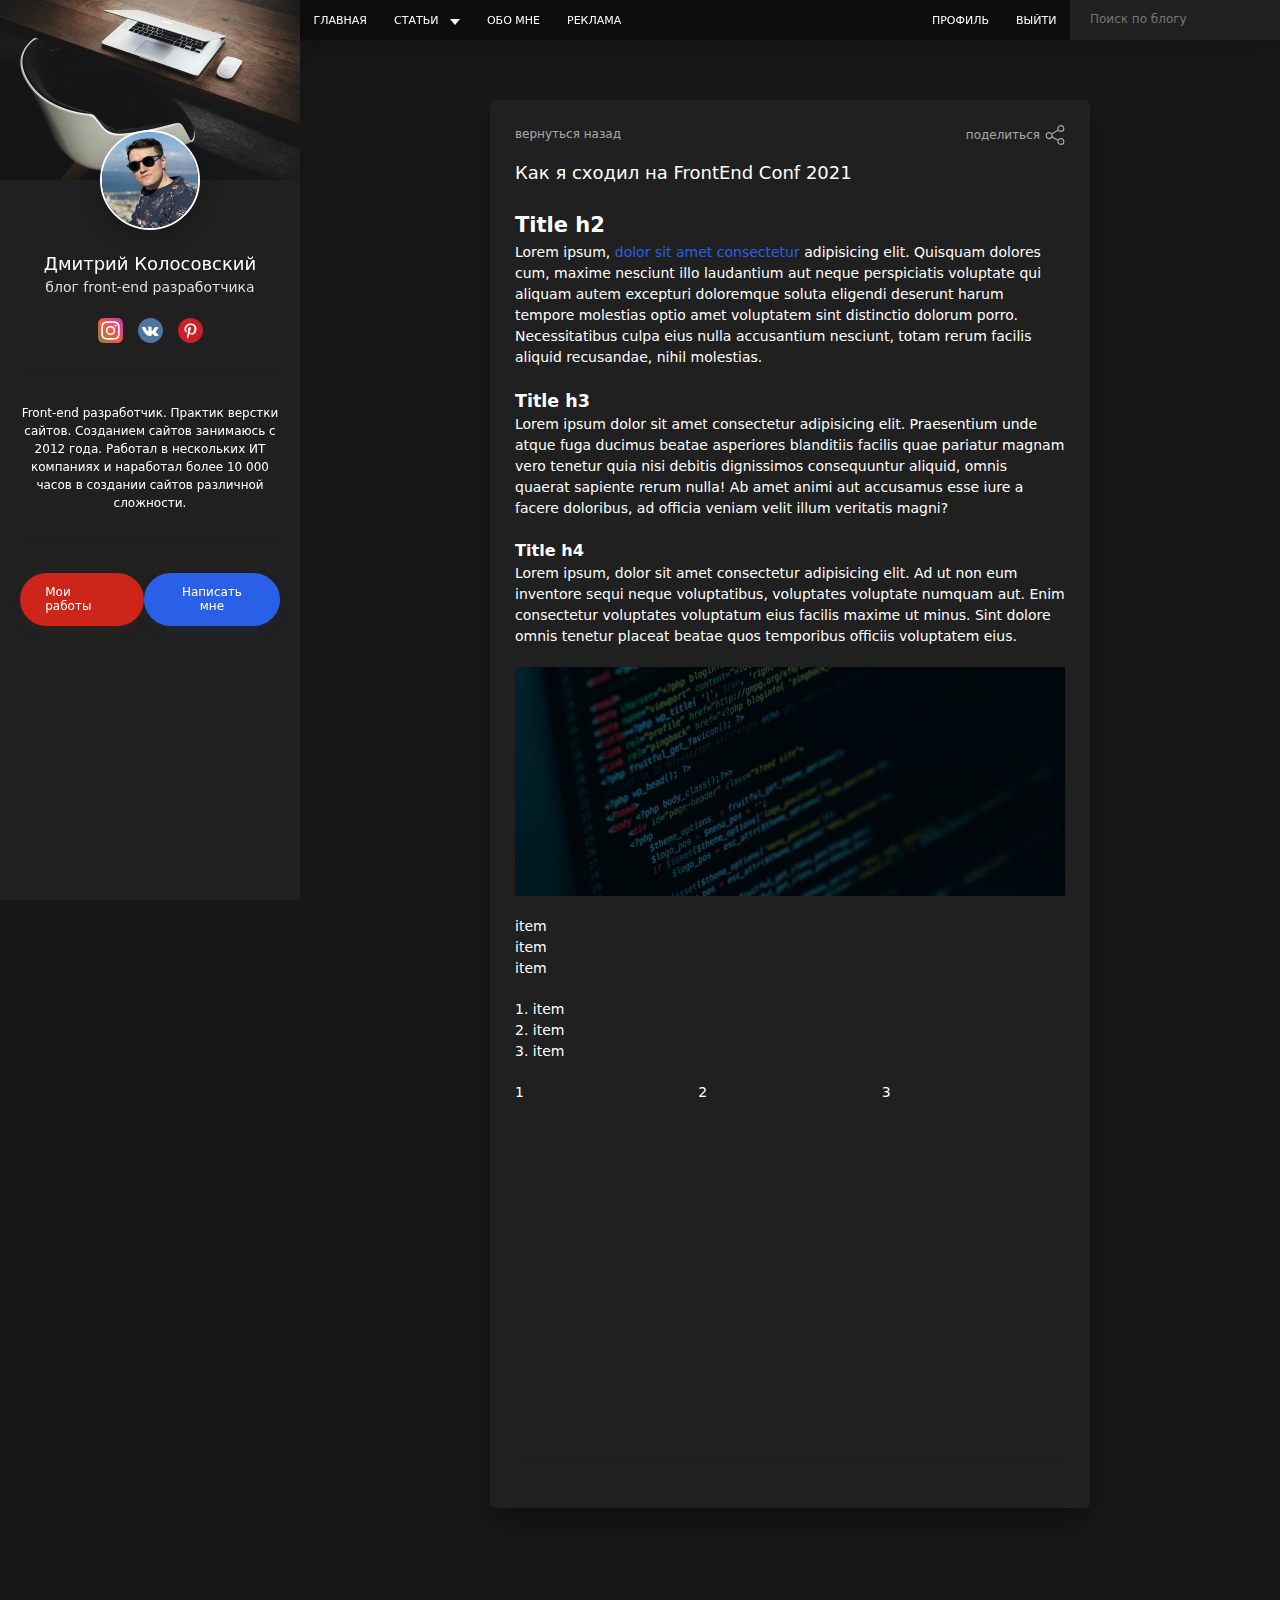
<file: text.html>
<!DOCTYPE html>
<html lang="ru">
<head>
    <meta charset="UTF-8">
    <link rel="stylesheet" href="assets/css/style.min.css">
    
    <!-- Useful meta tags -->
    <meta http-equiv="x-ua-compatible" content="ie=edge">
    <meta name="viewport" content="width=device-width, initial-scale=1, shrink-to-fit=no">
    <meta name="robots" content="index, follow">
    <meta name="google" content="notranslate">
    <meta name="format-detection" content="telephone=no">
    <meta name="description" content="">
    
    <title>Text Page</title>
</head>
<body>


    <div class="page">

        <header class="header">
        
            <div class="header__left">
        
                <nav class="nav">
        
                    <ul class="nav__list">
                        <li class="nav__item">
                            <a class="nav__link" href="index.html">Главная</a>
                        </li>
                        <li class="nav__item">
                            <a class="nav__link has-subnav" href="#">Статьи</a>
                            <ul class="subnav">
                                <li>
                                    <a class="subnav__link" href="#">Cоздание сайтов</a>
                                </li>
                                <li>
                                    <a class="subnav__link" href="#">Интернет-маркетинг</a>
                                </li>
                                <li>
                                    <a class="subnav__link" href="#">Продаижение видео</a>
                                </li>
                            </ul>
                        </li>
                        <li class="nav__item">
                            <a class="nav__link" href="text.html">Обо мне</a>
                        </li>
                        <li class="nav__item">
                            <a class="nav__link" href="text.html">Реклама</a>
                        </li>
                    </ul>
        
                </nav>
                <button class="burger" type="button">
                    <span>Open</span>
                </button>
            </div>
        
            <div class="header__rigth">
        
                <nav class="nav">
        
                    <ul class="nav__list">
                        <li class="nav__item">
                            <a class="nav__link" href="profile.html">Профиль</a>
                        </li>
                        <li class="nav__item">
                            <a class="nav__link" href="#">Выйти</a>
                        </li>
                    </ul>
                    
                </nav>
        
                <form class="search" action="search.html" method="get">
                    <input class="search__input" type="text" placeholder="Поиск по блогу" name="" id="">
                </form>
        
            </div>
        
        </header>

        <aside class="sidebar">
        
            <div class="sidebar__header">
                <img src="assets/images/sidebar-header.jpg" alt="">
            </div>
        
            <div class="sidebar__content">
        
                <div class="profile">
                    <img class="profile__avatar" src="assets/images/me.jpg" alt="">
                    <div class="profile__header">
                        <div class="profile__name">Дмитрий Колосовский</div>
                        <div class="profile__prof">блог front-end разработчика</div>
                    </div>
        
                    <ul class="social">
                        <li class="social__item">
                            <a class="social__link" href="#" target="_blank">
                                <img src="assets/images/instagram.svg" alt="instagram Дмитрий Колосовский">
                            </a>
                        </li>
                        <li class="social__item">
                            <a class="social__link" href="#" target="_blank">
                                <img src="assets/images/vk.svg" alt="vk Дмитрий Колосовский">
                            </a>
                        </li>
                        <li class="social__item">
                            <a class="social__link" href="#" target="_blank">
                                <img src="assets/images/pinterest.svg" alt="pinterest Дмитрий Колосовский">
                            </a>
                        </li>
                    </ul>
        
                    <div class="profile__text">
                        <p>
                            Front-end разработчик. Практик верстки сайтов.
        
                            Созданием сайтов занимаюсь с 2012 года. Работал в нескольких ИТ компаниях
                            и наработал более 10 000 часов в создании сайтов различной сложности.
                        </p>
                    </div>
                    
                </div>
        
                <nav class="nav nav--mobile">
        
                    <ul class="nav__list">
                        <li class="nav__item">
                            <a class="nav__link" href="index.html">Главная</a>
                        </li>
                        <li class="nav__item">
                            <a class="nav__link has-subnav" href="#">Статьи</a>
                            <ul class="subnav">
                                <li>
                                    <a class="subnav__link" href="#">Cоздание сайтов</a>
                                </li>
                                <li>
                                    <a class="subnav__link" href="#">Интернет-маркетинг</a>
                                </li>
                                <li>
                                    <a class="subnav__link" href="#">Продаижение видео</a>
                                </li>
                            </ul>
                        </li>
                        <li class="nav__item">
                            <a class="nav__link" href="text.html">Обо мне</a>
                        </li>
                        <li class="nav__item">
                            <a class="nav__link" href="text.html">Реклама</a>
                        </li>
                        <li class="nav__item">
                            <a class="nav__link" href="profile.html">Профиль</a>
                        </li>
                        <li class="nav__item">
                            <a class="nav__link" href="#">Выйти</a>
                        </li>
                    </ul>
        
                </nav>
        
            </div>
        
            <div class="sidebar__footer">
                <a class="btn btn--red" href="works.html">Мои работы</a>
                <button class="btn btn--blue" type="button" data-modal="contact-modal">Написать мне</button>
            </div>
        </aside>
        <main class="main">
            <div class="container">
                <article class="post">
                
                    <div class="post__actions">
                        <a href="index.html">вернуться назад</a>
                        <a href="#">
                            поделиться<img class="post__actions-icon" src="assets/images/share.svg" alt="поделиться">
                        </a>
                    </div>
                
                    <div class="post__header">
                        <h2 class="post__title post__title--mb0">Как я сходил на FrontEnd Conf 2021</h2>
                    </div>
                
                    <div class="post__content">
                        <div class="post__text">
                            <h2>Title h2</h2>
                            <p>Lorem ipsum, <a href="#">dolor sit amet consectetur</a>  adipisicing elit. Quisquam dolores cum, 
                                maxime nesciunt illo laudantium aut neque perspiciatis voluptate qui aliquam autem excepturi 
                                doloremque soluta eligendi deserunt harum tempore molestias optio amet voluptatem sint distinctio dolorum porro. Necessitatibus culpa eius nulla accusantium 
                                nesciunt, totam rerum facilis aliquid recusandae, nihil molestias.
                            </p>
                            <h3>Title h3</h3>
                            <p>
                                Lorem ipsum dolor sit amet consectetur adipisicing elit. Praesentium unde atque
                                fuga ducimus beatae asperiores blanditiis facilis quae pariatur magnam vero tenetur 
                                quia nisi debitis dignissimos consequuntur aliquid, omnis quaerat sapiente rerum nulla!
                                Ab amet animi aut accusamus
                                esse iure a facere doloribus, ad officia veniam velit illum veritatis magni?
                            </p>
                            <h4>Title h4</h4>
                            <p>
                                Lorem ipsum, dolor sit amet consectetur adipisicing elit. Ad ut non eum inventore 
                                sequi neque voluptatibus, voluptates voluptate numquam aut. Enim consectetur voluptates voluptatum eius facilis maxime ut minus. 
                                Sint dolore omnis tenetur placeat beatae quos temporibus officiis voluptatem eius.
                            </p>
                                <p>
                                    <img src="assets/images/image.jpg" alt="">
                                </p>
                                <ul>
                                    <li>item</li>
                                    <li>item</li>
                                    <li>item</li>
                                </ul>
                
                                <ol>
                                    <li>item</li>
                                    <li>item</li>
                                    <li>item</li>
                                </ol>
                
                                <table>
                                    <tr>
                                        <td>1</td>
                                        <td>2</td>
                                        <td>3</td>
                                    </tr>
                                </table>
                
                                <p>
                                    <span class="fr-video">
                                        <iframe src="https://www.youtube.com/embed/CvEttNvty0U"   
                                        frameborder="0" allow="autoplay; accelerometer; clipboard-write;
                                        encrypted-media; gyroscope; picture-in-picture" allowfullscreen></iframe>
                                    </span>
                                </p>
                            
                        </div>
                        </div>
                    </div>
                </article>
            </div>
        </main>
    
    </div>
    
    <div class="modal" id="story-modal">
        <video class="modal__video" src="" poster="https://placehold.it/420x580">
    
        </video>
    </div>    <div class="modal" id="contact-modal">
        <div class="modal__content">
            <button class="modal__close" type="button">
                <img src="assets/images/close.svg" alt="Закрыть">
            </button>
    
            <form class="form" action="/" method="POST">
                <div class="form__group form__group--md">
                    <input class="form__control" placeholder="Ваше имя" type="text">
                    <span class="form__line"></span>
                </div>
                <div class="form__group form__group--md">
                    <input class="form__control" placeholder="Ваш e-mail" type="text">
                    <span class="form__line"></span>
                </div>
                <div class="form__group form__group--md">
                    <textarea  class="form__control form__control--textarea" placeholder="Текст сообщения"></textarea>
                    <span class="form__line"></span>
                </div>
                <div class="form__footer">
                    <div class="form__group form__group--md">
                        <button class="btn btn--blue btn--rounded btn--sm" type="submit">Отправить</button>
                    </div>
                </div>
            </form>
    
            <ul class="modal__footer">
                <li>
                    e-mail: <a href="mailto:devwebman2020@gmail.com">man2020@gmail.com</a>
                </li>    
                <li>
                    тел: <a href="tel:+380983135136">+38098-313-51-136</a> 
                </li>  
            </ul>
        </div>
    </div>    <div class="modal">
        <div class="modal__content modal__content--contact">
            <button class="modal__close" type="button">
                <img src="assets/images/close.svg" alt="Закрыть">
            </button>   
    
            <ul class="social">
                <li class="social__item">
                    <a class="social__link" href="#">
                        <img src="assets/images/share/facebook.svg" alt="">
                    </a>
                </li>
                <li class="social__item">
                    <a class="social__link" href="#">
                        <img src="assets/images/share/twitter.svg" alt="">
                    </a>
                </li>
                <li class="social__item">
                    <a class="social__link" href="#">
                        <img src="assets/images/share/vk.svg" alt="">
                    </a>
                </li>
                <li class="social__item">
                    <a class="social__link" href="#">
                        <img src="assets/images/share/copy.svg" alt="">
                    </a>
                </li>
            </ul>
    
        </div>
    </div>
    <script src="assets/js/app.js"></script>
</body>
</html>
</file>
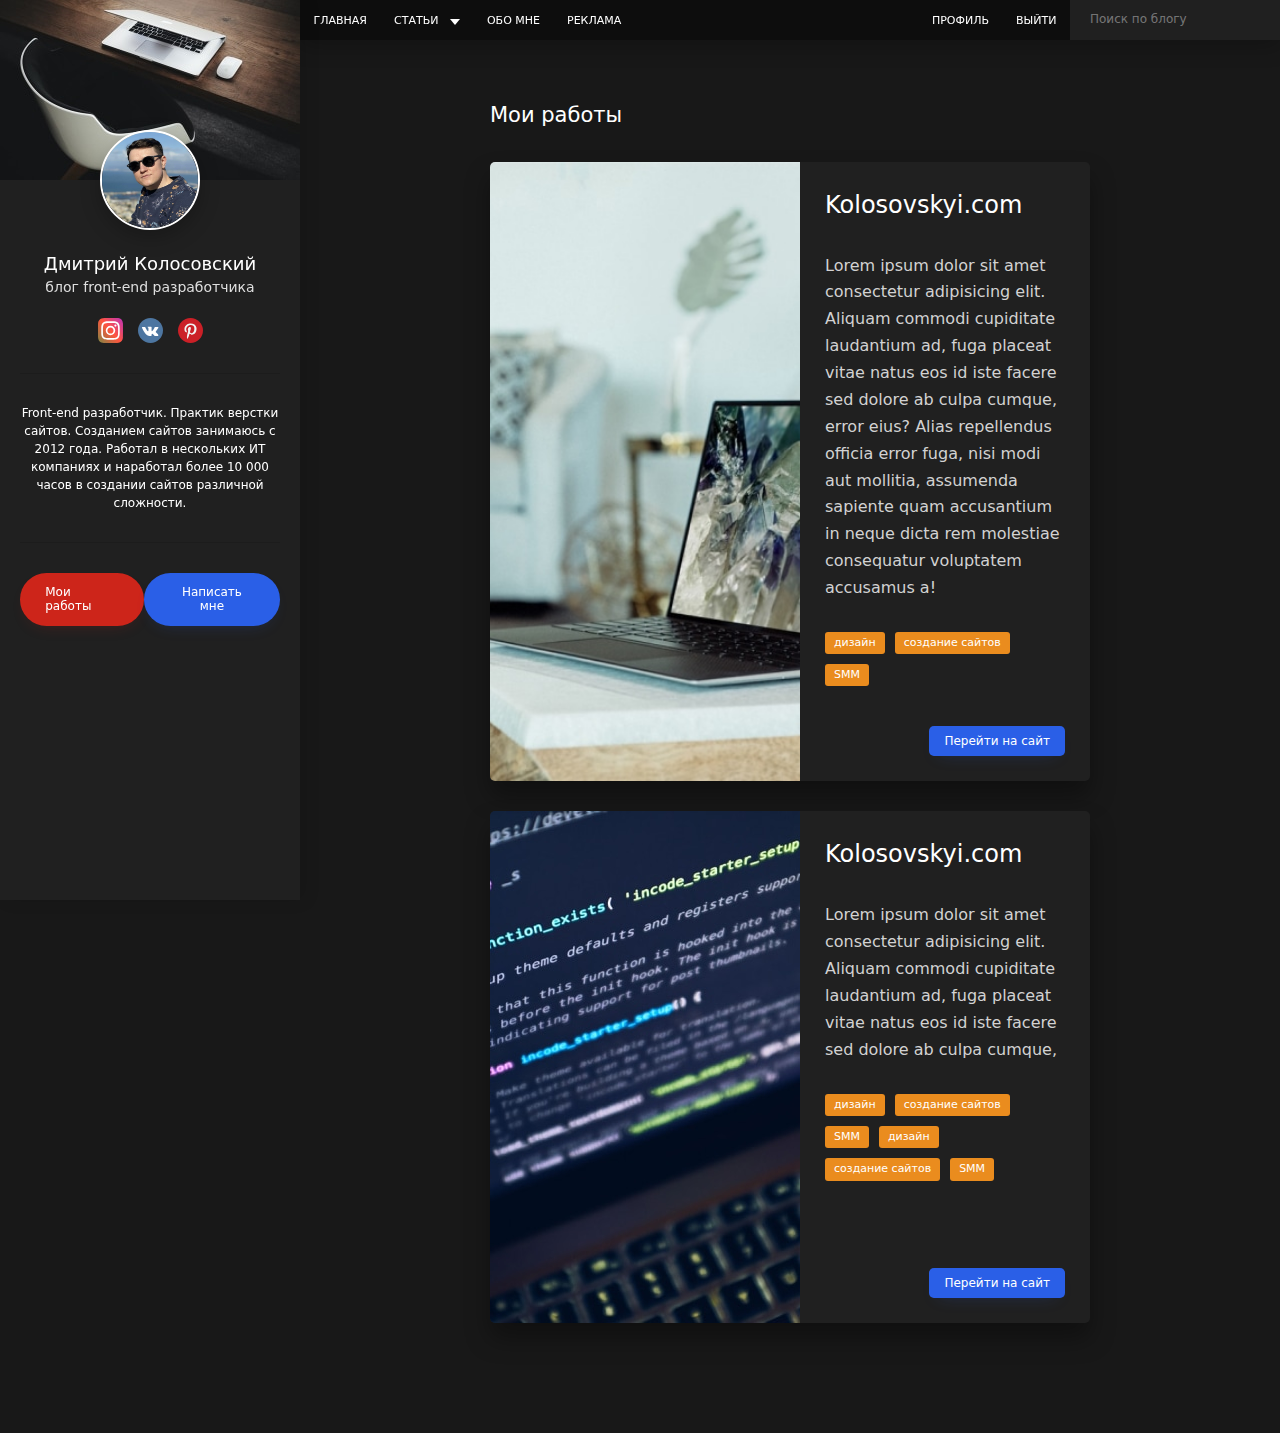
<file: works.html>
<!DOCTYPE html>
<html lang="ru">
<head>
    <meta charset="UTF-8">
    <link rel="stylesheet" href="assets/css/style.min.css">
    
    <!-- Useful meta tags -->
    <meta http-equiv="x-ua-compatible" content="ie=edge">
    <meta name="viewport" content="width=device-width, initial-scale=1, shrink-to-fit=no">
    <meta name="robots" content="index, follow">
    <meta name="google" content="notranslate">
    <meta name="format-detection" content="telephone=no">
    <meta name="description" content="">
    
    <title>Works</title>
</head>
<body>


    <div class="page">

        <header class="header">
        
            <div class="header__left">
        
                <nav class="nav">
        
                    <ul class="nav__list">
                        <li class="nav__item">
                            <a class="nav__link" href="index.html">Главная</a>
                        </li>
                        <li class="nav__item">
                            <a class="nav__link has-subnav" href="#">Статьи</a>
                            <ul class="subnav">
                                <li>
                                    <a class="subnav__link" href="#">Cоздание сайтов</a>
                                </li>
                                <li>
                                    <a class="subnav__link" href="#">Интернет-маркетинг</a>
                                </li>
                                <li>
                                    <a class="subnav__link" href="#">Продаижение видео</a>
                                </li>
                            </ul>
                        </li>
                        <li class="nav__item">
                            <a class="nav__link" href="text.html">Обо мне</a>
                        </li>
                        <li class="nav__item">
                            <a class="nav__link" href="text.html">Реклама</a>
                        </li>
                    </ul>
        
                </nav>
                <button class="burger" type="button">
                    <span>Open</span>
                </button>
            </div>
        
            <div class="header__rigth">
        
                <nav class="nav">
        
                    <ul class="nav__list">
                        <li class="nav__item">
                            <a class="nav__link" href="profile.html">Профиль</a>
                        </li>
                        <li class="nav__item">
                            <a class="nav__link" href="#">Выйти</a>
                        </li>
                    </ul>
                    
                </nav>
        
                <form class="search" action="search.html" method="get">
                    <input class="search__input" type="text" placeholder="Поиск по блогу" name="" id="">
                </form>
        
            </div>
        
        </header>

        <aside class="sidebar">
        
            <div class="sidebar__header">
                <img src="assets/images/sidebar-header.jpg" alt="">
            </div>
        
            <div class="sidebar__content">
        
                <div class="profile">
                    <img class="profile__avatar" src="assets/images/me.jpg" alt="">
                    <div class="profile__header">
                        <div class="profile__name">Дмитрий Колосовский</div>
                        <div class="profile__prof">блог front-end разработчика</div>
                    </div>
        
                    <ul class="social">
                        <li class="social__item">
                            <a class="social__link" href="#" target="_blank">
                                <img src="assets/images/instagram.svg" alt="instagram Дмитрий Колосовский">
                            </a>
                        </li>
                        <li class="social__item">
                            <a class="social__link" href="#" target="_blank">
                                <img src="assets/images/vk.svg" alt="vk Дмитрий Колосовский">
                            </a>
                        </li>
                        <li class="social__item">
                            <a class="social__link" href="#" target="_blank">
                                <img src="assets/images/pinterest.svg" alt="pinterest Дмитрий Колосовский">
                            </a>
                        </li>
                    </ul>
        
                    <div class="profile__text">
                        <p>
                            Front-end разработчик. Практик верстки сайтов.
        
                            Созданием сайтов занимаюсь с 2012 года. Работал в нескольких ИТ компаниях
                            и наработал более 10 000 часов в создании сайтов различной сложности.
                        </p>
                    </div>
                    
                </div>
        
                <nav class="nav nav--mobile">
        
                    <ul class="nav__list">
                        <li class="nav__item">
                            <a class="nav__link" href="index.html">Главная</a>
                        </li>
                        <li class="nav__item">
                            <a class="nav__link has-subnav" href="#">Статьи</a>
                            <ul class="subnav">
                                <li>
                                    <a class="subnav__link" href="#">Cоздание сайтов</a>
                                </li>
                                <li>
                                    <a class="subnav__link" href="#">Интернет-маркетинг</a>
                                </li>
                                <li>
                                    <a class="subnav__link" href="#">Продаижение видео</a>
                                </li>
                            </ul>
                        </li>
                        <li class="nav__item">
                            <a class="nav__link" href="text.html">Обо мне</a>
                        </li>
                        <li class="nav__item">
                            <a class="nav__link" href="text.html">Реклама</a>
                        </li>
                        <li class="nav__item">
                            <a class="nav__link" href="profile.html">Профиль</a>
                        </li>
                        <li class="nav__item">
                            <a class="nav__link" href="#">Выйти</a>
                        </li>
                    </ul>
        
                </nav>
        
            </div>
        
            <div class="sidebar__footer">
                <a class="btn btn--red" href="works.html">Мои работы</a>
                <button class="btn btn--blue" type="button" data-modal="contact-modal">Написать мне</button>
            </div>
        </aside>
        <main class="main">
            <div class="container">
                
                <h1 class="page__title">Мои работы</h1>
                
                <article class="work">
                    <div class="work__preview">
                        <picture>
                            <source srcset="https://placehold.it/575x150" media="(max-width: 575px)">
                            <img src="assets/images/works/work-1.jpg" alt="">
                        </picture>
                    </div>
                    <div class="work__content">
                        <h2 class="work__title">
                            <a href="#" target="_blank">Kolosovskyi.com</a>
                        </h2>
                        <div class="work__description">
                            <p>
                                Lorem ipsum dolor sit amet consectetur adipisicing elit. Aliquam commodi cupiditate 
                                laudantium ad, fuga placeat vitae natus eos id iste facere sed dolore ab culpa cumque, 
                                error eius? Alias repellendus officia error fuga, nisi modi aut mollitia, assumenda sapiente quam 
                                accusantium in neque dicta rem molestiae consequatur voluptatem accusamus a!
                            </p>
                        </div>
                        <ul class="tags"> 
                            <li class="tags__item">дизайн</li>
                            <li class="tags__item">создание сайтов</li>
                            <li class="tags__item">SMM</li>
                        </ul>
                        <div class="work__footer">
                            <a class="btn btn--blue btn--rounded btn--sm" href="#" target="_blank">Перейти на сайт</a>
                        </div>
                    </div>
                </article>
                
                <article class="work">
                    <div class="work__preview">
                        <picture>
                            <source srcset="https://placehold.it/575x150/333" media="(max-width: 575px)">
                            <img src="assets/images/works/work-2.jpg" alt="">
                        </picture>
                    </div>
                    <div class="work__content">
                        <h2 class="work__title">
                            <a href="#" target="_blank">Kolosovskyi.com</a>
                        </h2>
                        <div class="work__description">
                            <p>
                                Lorem ipsum dolor sit amet consectetur adipisicing elit. Aliquam commodi cupiditate 
                                laudantium ad, fuga placeat vitae natus eos id iste facere sed dolore ab culpa cumque, 
                                
                            </p>
                        </div>
                        <ul class="tags"> 
                            <li class="tags__item">дизайн</li>
                            <li class="tags__item">создание сайтов</li>
                            <li class="tags__item">SMM</li>
                            <li class="tags__item">дизайн</li>
                            <li class="tags__item">создание сайтов</li>
                            <li class="tags__item">SMM</li>
                        </ul>
                        <div class="work__footer">
                            <a class="btn btn--blue btn--rounded btn--sm" href="#" target="_blank">Перейти на сайт</a>
                        </div>
                    </div>
                </article>
            </div>
        </main>
    
    </div>
    
    <div class="modal" id="story-modal">
        <video class="modal__video" src="" poster="https://placehold.it/420x580">
    
        </video>
    </div>    <div class="modal" id="contact-modal">
        <div class="modal__content">
            <button class="modal__close" type="button">
                <img src="assets/images/close.svg" alt="Закрыть">
            </button>
    
            <form class="form" action="/" method="POST">
                <div class="form__group form__group--md">
                    <input class="form__control" placeholder="Ваше имя" type="text">
                    <span class="form__line"></span>
                </div>
                <div class="form__group form__group--md">
                    <input class="form__control" placeholder="Ваш e-mail" type="text">
                    <span class="form__line"></span>
                </div>
                <div class="form__group form__group--md">
                    <textarea  class="form__control form__control--textarea" placeholder="Текст сообщения"></textarea>
                    <span class="form__line"></span>
                </div>
                <div class="form__footer">
                    <div class="form__group form__group--md">
                        <button class="btn btn--blue btn--rounded btn--sm" type="submit">Отправить</button>
                    </div>
                </div>
            </form>
    
            <ul class="modal__footer">
                <li>
                    e-mail: <a href="mailto:devwebman2020@gmail.com">man2020@gmail.com</a>
                </li>    
                <li>
                    тел: <a href="tel:+380983135136">+38098-313-51-136</a> 
                </li>  
            </ul>
        </div>
    </div>    <div class="modal">
        <div class="modal__content modal__content--contact">
            <button class="modal__close" type="button">
                <img src="assets/images/close.svg" alt="Закрыть">
            </button>   
    
            <ul class="social">
                <li class="social__item">
                    <a class="social__link" href="#">
                        <img src="assets/images/share/facebook.svg" alt="">
                    </a>
                </li>
                <li class="social__item">
                    <a class="social__link" href="#">
                        <img src="assets/images/share/twitter.svg" alt="">
                    </a>
                </li>
                <li class="social__item">
                    <a class="social__link" href="#">
                        <img src="assets/images/share/vk.svg" alt="">
                    </a>
                </li>
                <li class="social__item">
                    <a class="social__link" href="#">
                        <img src="assets/images/share/copy.svg" alt="">
                    </a>
                </li>
            </ul>
    
        </div>
    </div>
    <script src="assets/js/app.js"></script>
</body>
</html>
</file>
<file: assets/css/style.min.css>
a,abbr,acronym,address,applet,article,aside,audio,b,big,blockquote,body,canvas,caption,center,cite,code,dd,del,details,dfn,div,dl,dt,em,embed,fieldset,figcaption,figure,footer,form,h1,h2,h3,h4,h5,h6,header,hgroup,html,i,iframe,img,ins,kbd,label,legend,li,mark,menu,nav,object,ol,output,p,pre,q,ruby,s,samp,section,small,span,strike,strong,sub,summary,sup,table,tbody,td,tfoot,th,thead,time,tr,tt,u,ul,var,video{margin:0;padding:0;border:0;font-size:100%;font:inherit;vertical-align:baseline}:focus{outline:0}article,aside,details,figcaption,figure,footer,header,hgroup,menu,nav,section{display:block}body{line-height:1}ol,ul{list-style:none}blockquote,q{quotes:none}blockquote:after,blockquote:before,q:after,q:before{content:"";content:none}input[type=search]::-webkit-search-cancel-button,input[type=search]::-webkit-search-decoration,input[type=search]::-webkit-search-results-button,input[type=search]::-webkit-search-results-decoration{-webkit-appearance:none;-moz-appearance:none}input[type=search]{-webkit-appearance:none;-moz-appearance:none}audio,canvas,video{display:inline-block;*display:inline;*zoom:1;max-width:100%}audio:not([controls]){display:none;height:0}[hidden]{display:none}html{font-size:100%;-webkit-text-size-adjust:100%;-ms-text-size-adjust:100%}a:focus{outline:thin dotted}a:active,a:hover{outline:0}img{border:0;-ms-interpolation-mode:bicubic}figure,form{margin:0}fieldset{border:1px solid silver;margin:0 2px;padding:.35em .625em .75em}legend{border:0;padding:0;white-space:normal;*margin-left:-7px}button,input,select,textarea{font-size:100%;margin:0;vertical-align:baseline;*vertical-align:middle}button,input{line-height:normal}button,select{text-transform:none}button,html input[type=button],input[type=reset],input[type=submit]{-webkit-appearance:button;cursor:pointer;*overflow:visible}button[disabled],html input[disabled]{cursor:default}input[type=checkbox],input[type=radio]{box-sizing:border-box;padding:0;*height:13px;*width:13px}input[type=search]{-webkit-appearance:textfield;box-sizing:content-box}input[type=search]::-webkit-search-cancel-button,input[type=search]::-webkit-search-decoration{-webkit-appearance:none}button::-moz-focus-inner,input::-moz-focus-inner{border:0;padding:0}textarea{overflow:auto;vertical-align:top}table{border-collapse:collapse;border-spacing:0}::selection{background:#b3d4fc;text-shadow:none}img{vertical-align:middle}fieldset{border:0;margin:0;padding:0}textarea{resize:vertical}.chromeframe{margin:.2em 0;background:#ccc;color:#000;padding:.2em 0}html{font-size:62.5%}body{background-color:#181818;font-family:system-ui,-apple-system,Segoe UI,Roboto,Helvetica Neue,Arial,Noto Sans,Liberation Sans,sans-serif;font-size:1.4rem;color:#fff;line-height:1.5}body.no-scroll,body.show-sidebar{overflow:hidden}*,:after,:before{box-sizing:border-box}a{text-decoration:none}a:hover{text-decoration:underline}.page{min-height:100vh;overflow:hidden;display:-ms-flexbox;display:flex;-ms-flex-direction:column;flex-direction:column;-ms-flex-pack:center;justify-content:center}@media screen and (max-width:991px){.show-sidebar .page{position:relative}.show-sidebar .page:after{content:"";display:block;width:100%;height:100%;background-color:rgba(0,0,0,.9);position:absolute;top:0;left:0;z-index:100}}.page__title{margin-bottom:3rem;font-size:2.1rem;color:#fff}.page__title--center{text-align:center}.header{display:-ms-flexbox;display:flex;width:calc(100% - 300px);background:#0d0d0d;box-shadow:0 5px 22px rgba(0,0,0,.25);position:fixed;top:0;right:0;z-index:1000}@media screen and (max-width:991px){.header{width:100%}}.header__left{width:60%}@media screen and (max-width:991px){.header__left{width:40%}}.header__rigth{width:40%;display:-ms-flexbox;display:flex;-ms-flex-pack:end;justify-content:flex-end}@media screen and (max-width:991px){.header__rigth{width:60%}}.nav--mobile{display:none;margin:3rem 0}@media screen and (max-width:991px){.nav{display:none}.nav--mobile{display:block}}.nav__list{display:-ms-flexbox;display:flex}@media screen and (max-width:991px){.nav__list{-ms-flex-direction:column;flex-direction:column}}.nav__item{position:relative}.nav__item:hover .nav__link{background-color:#2a5fe7;text-decoration:none}.nav__item:hover>.subnav{display:block}@media screen and (max-width:991px){.nav__item:hover:hover .nav__link{background:none}}.nav__link{display:block;padding:1.35rem;font-size:1.1rem;line-height:1.2;text-transform:uppercase;color:#fff;text-decoration:none;transition:background-color .2s linear}.nav__link.has-subnav{position:relative;padding-right:3.5rem}.nav__link.has-subnav:after{content:"";display:block;margin-top:2px;border-style:solid;border-width:6px 5px 0;border-color:#fff transparent transparent;position:absolute;top:50%;right:1.35rem;transform:translateY(-50%)}@media screen and (max-width:991px){.nav__link{padding-left:0;padding-right:0;font-size:1.6rem}}.subnav{display:none;width:16.5rem;background-color:#2a5fe7;padding:.5rem 0;border-radius:0 0 5px 5px;position:absolute;top:100%;left:0;box-shadow:0 6px 8px rgba(0,0,0,.2)}@media screen and (max-width:991px){.subnav{position:static;width:100%;background-color:transparent;box-shadow:none;padding-left:2rem}}.subnav__link{display:block;padding:.45rem 1.2rem;color:#fff;font-size:1.2rem;text-decoration:none;font-family:inherit;transition:background-color .2s ease-in-out}.subnav__link:hover{background-color:#1950de;text-decoration:none}@media screen and (max-width:991px){.subnav__link{padding-left:0;padding-right:0;font-size:1.5rem}.subnav__link:hover{background:none}}.sidebar{width:300px;height:100vh;background-color:#202020;box-shadow:5px 0 15px rgba(5,5,5,.1);position:fixed;top:0;left:0;z-index:1000}@media screen and (max-width:991px){.sidebar{display:-ms-flexbox;display:flex;-ms-flex-direction:column;flex-direction:column;height:calc(100vh - 4rem);overflow:auto;top:4rem;padding-bottom:1.5rem;transform:translateX(-100%);transition:transform .2s linear}.show-sidebar .sidebar{transform:translateX(0)}}.sidebar__header{height:18rem;background-color:#121212}.sidebar__header img{display:block;width:100%;height:100%;-o-object-fit:cover;object-fit:cover}@media screen and (max-width:991px){.sidebar__header{height:10rem}}.sidebar__content{padding:0 2rem}@media screen and (max-width:991px){.sidebar__content{-ms-flex-positive:1;flex-grow:1}}.sidebar__footer{display:-ms-flexbox;display:flex;-ms-flex-pack:justify;justify-content:space-between;padding:0 2rem}.sidebar__footer a{text-decoration:none}.main{padding:10rem 0 8rem 300px}@media screen and (max-width:991px){.main{padding:7rem 0 5rem}}.container{max-width:70rem;margin:0 auto;padding-left:5rem;padding-right:5rem}@media screen and (max-width:575px){.container{padding-left:1.5rem;padding-right:1.5rem}}.profile{margin-top:-5rem}@media screen and (max-width:991px){.profile{margin-top:-1rem;position:relative;border-bottom:1px solid #1c1c1c}}.profile__avatar{display:block;width:10rem;height:10rem;margin:0 auto 2rem;position:relative;border:2px solid #fff;box-shadow:0 7px 20px rgba(0,0,0,.25);border-radius:50%}@media screen and (max-width:991px){.profile__avatar{width:6.5rem;height:6.5rem;margin-left:0;position:absolute;left:0}}.profile__header{margin-bottom:2rem;text-align:center}@media screen and (max-width:991px){.profile__header{padding-top:2rem;padding-left:8rem;text-align:left}}.profile__name{font-size:1.8rem}@media screen and (max-width:991px){.profile__name{font-size:1.5rem}}.profile__prof{font-size:1.4rem;font-weight:300;color:#dedede}@media screen and (max-width:991px){.profile__prof{font-size:1.2rem}}.profile__text{padding:3rem 0;margin:3rem 0;font-size:1.2rem;text-align:center;border-top:1px solid #1c1c1c;border-bottom:1px solid #1c1c1c}@media screen and (max-width:991px){.profile__text{display:none}}.social{display:-ms-flexbox;display:flex;-ms-flex-pack:center;justify-content:center}@media screen and (max-width:991px){.social{display:none}}.social__item{margin:0 .75rem}.btn{display:inline-block;vertical-align:top;padding:1.12em 2.1em;background:#121212;border:none;cursor:pointer;border-radius:3em;font-family:inherit;font-size:1.2rem;line-height:1.1;font-weight:500;color:#fff;transition:background-color .2s linear}.btn,.btn:hover{text-decoration:none}.btn--red{background-color:#cd251a;box-shadow:0 7px 17px -10px rgba(205,37,26,.3)}.btn--red:focus,.btn--red:hover{background-color:#a01d14}.btn--blue{background-color:#2a5fe7;box-shadow:0 7px 17px -10px rgba(42,95,231,.3)}.btn--blue:focus,.btn--blue:hover{background-color:#1648c8}.btn--rounded{border-radius:.41em}.btn--sm{padding:.7em 1.25em}.search{background-color:#202020;max-width:21rem;width:100%}.search__input{display:block;width:100%;padding:1.2rem 2rem;background:transparent;border:none;font-family:inherit;font-size:1.2rem;color:#fff}.search__input::-webkit-input-placeholder{color:hsla(0,0%,100%,.4)}.search__input::-moz-placeholder{color:hsla(0,0%,100%,.4)}.search__input:-ms-input-placeholder,.search__input::-ms-input-placeholder{color:hsla(0,0%,100%,.4)}.search__input::placeholder{color:hsla(0,0%,100%,.4)}@media screen and (max-width:991px){.search__input{height:4rem;font-size:1.6rem;padding-top:.9rem;padding-bottom:.9rem}}.stories{display:grid;grid-template-columns:1fr 1fr 1fr 1fr;grid-template-rows:195px;grid-column-gap:13px;margin-bottom:3rem}@media screen and (max-width:575px){.stories{grid-template-columns:140px 140px 140px 140px;overflow:auto}}.stories__item{box-shadow:0 5px 15px rgba(0,0,0,.2);border-radius:10px;overflow:hidden;position:relative}.stories__item:after{content:"";display:block;width:100%;height:100%;position:absolute;top:0;left:0;z-index:2;background-image:linear-gradient(180deg,rgba(0,0,0,.8),transparent 50%,rgba(0,0,0,.8));cursor:pointer}.stories__item:hover .stories__preview{transform:scale(1.3);transition-duration:5s}.stories__preview{display:block;width:100%;height:100%;-o-object-fit:cover;object-fit:cover;position:absolute;top:0;z-index:1;transform:scale(1.05);transition:transform .1s ease-in-out}.stories__date,.stories__title{font-size:1.2rem;line-height:1.3;color:#fff;width:100%;padding:1.4rem;position:absolute;left:0;z-index:3}.stories__title{left:0}.stories__date{bottom:0;text-align:right}.add-post__form-actions{display:-ms-flexbox;display:flex;-ms-flex-pack:end;justify-content:flex-end;width:12rem;-ms-flex-negative:0;flex-shrink:0}@media screen and (max-width:575px){.add-post__form-actions{width:9rem}}.add-post{padding:1.5rem 2rem;margin-bottom:3rem;background-color:#121212;box-shadow:0 15px 25px rgba(0,0,0,.45);border-radius:5px}@media screen and (max-width:575px){.add-post{padding:1.5rem}}.add-post__form{display:-ms-flexbox;display:flex;-ms-flex-align:center;align-items:center}.add-post__textarea{height:26px;display:block;-ms-flex-positive:1;flex-grow:1;overflow:hidden;border:none;background:transparent;resize:none;font-family:inherit;font-size:1.5rem;color:#fff}.add-post__textarea::-webkit-input-placeholder{color:#d2d2d2}.add-post__textarea::-moz-placeholder{color:#d2d2d2}.add-post__textarea:-ms-input-placeholder,.add-post__textarea::-ms-input-placeholder{color:#d2d2d2}.add-post__textarea::placeholder{color:#d2d2d2}.add-post__file,.add-post__send{display:block;width:4.4rem;height:4.4rem;cursor:pointer;border-radius:50%;border:none;transition:background-color .2 linear}@media screen and (max-width:575px){.add-post__file,.add-post__send{width:3.4rem;height:3.4rem}}.add-post__send{margin-left:1.5rem;font-size:0;color:transparent;background-color:#2a5fe7;background:#2a5fe7 url(../images/send.svg) 50% no-repeat}.add-post__send:hover{background-color:#1950de}@media screen and (max-width:575px){.add-post__send{background-size:15px}}.add-post__file{background:#ebebeb url(../images/add-photo.svg) 50% no-repeat}.add-post__file:hover{background-color:#dedede}.add-post__file input{display:none}@media screen and (max-width:575px){.add-post__file{background-size:18px}}.post{padding:2.5rem;margin-bottom:3rem;border-radius:5px;background-color:#202020;box-shadow:0 15px 25px rgba(0,0,0,.35);overflow:hidden}@media screen and (max-width:575px){.post{padding:1.5rem}}.post__header{margin:0 0 2.5rem}.post__header--preview{margin:-2.5rem -2.5rem 2.5rem}.post__preview{display:block;max-width:100%;height:auto}.post__content{margin-bottom:2rem}.post__title{font-size:1.8rem;font-weight:500;color:#fff;margin-bottom:1.5rem;line-height:1.4}.post__title a{color:inherit}.post__title-open{margin-bottom:.75rem}.post__subtitle{margin-top:3rem;margin-bottom:2rem;font-size:1.6rem;color:#fff;font-weight:500}.post__description{font-size:1.4rem;color:#d2d2d2}.post__text{font-size:1.4rem;color:#fff;padding-bottom:1rem;border-bottom:1px solid #1c1c1c}.post__text h2,.post__text h3,.post__text h4,.post__text h5,.post__text h6{font-weight:700}.post__text h2{font-size:1.5em}.post__text h3{font-size:1.25em}.post__text h4{font-size:1.15em}.post__text h5,.post__text h6{font-size:1em}.post__text ol,.post__text ul{margin-bottom:2rem}.post__text ol{list-style:decimal;list-style-position:inside}.post__text p,.post__text table{margin-bottom:2rem}.post__text table{width:100%}.post__text img{display:block;max-width:100%;height:auto}.post__text a{color:#2a5fe7}.post__footer{display:-ms-flexbox;display:flex;-ms-flex-pack:justify;justify-content:space-between;-ms-flex-align:center;align-items:center}@media screen and (max-width:575px){.post__footer{-ms-flex-direction:column;flex-direction:column;-ms-flex-align:start;align-items:flex-start}}.post__data{display:-ms-flexbox;display:flex;color:#828282;line-height:1.2rem}.post__data a{color:inherit}@media screen and (max-width:575px){.post__data{margin-bottom:1rem;font-size:1.2rem}}.post__data-item:not(:last-child):after{content:"";display:inline-block;width:6px;height:6px;margin:0 1.5rem;position:relative;top:-2px;border-radius:50%;background-color:#c4c4c4}.post__read{font-size:1.4rem;color:#107eff;text-decoration:none}.post__read:hover{text-decoration:underline}.post__actions{display:-ms-flexbox;display:flex;-ms-flex-pack:justify;justify-content:space-between;margin-bottom:1.5rem;font-size:1.2rem;color:#fff}.post__actions a{color:inherit;opacity:.6;transition:opacity .2s linear}.post__actions a:hover{opacity:1}.post__actions-icon{margin-left:.5rem}.embed,.fr-video{display:block;position:relative;overflow:hidden}.embed:before,.fr-video:before{content:"";display:block;padding-top:56.25%}.embed iframe,.embed video object embed,.fr-video iframe,.fr-video video object embed{width:100%;height:100%;position:absolute;top:0;left:0;z-index:1}.pagination{display:-ms-flexbox;display:flex;-ms-flex-pack:center;justify-content:center;margin-top:8rem}@media screen and (max-width:991px){.pagination{margin:5rem}}.pagination__item{margin:0 .5rem}.pagination__link{display:block;width:4rem;height:4rem;background-color:#0d0d0d;border-radius:3px;box-shadow:0 0 10px rgba(0,0,0,.15);font-size:1.4rem;line-height:4rem;color:#fff;text-align:center;text-decoration:none;transition:background-color .2s linear}.pagination__link:hover{background-color:#151515}.pagination__link.active{background-color:#2a5fe7;box-shadow:0 0 10px rgba(42,95,231,.15)}.related{border-bottom:1px solid #1c1c1c;padding-bottom:.5rem}.related__list-item{margin-bottom:2.5rem;width:50%}@media screen and (max-width:575px){.related__list-item{width:100%}}.related__list{display:-ms-flexbox;display:flex;-ms-flex-wrap:wrap;flex-wrap:wrap}@media screen and (max-width:575px){.related__list{-ms-flex-direction:column;flex-direction:column}}.related__list-title{font-size:1.4rem;color:#f3eba2;font-weight:500;text-overflow:ellipsis;overflow:hidden;white-space:nowrap}.related__list-title a{color:inherit}.related__list-date{color:#828282;font-size:1.2rem}.comments{margin-top:5rem}.comments__item{margin-bottom:3rem}.comments__item>.comments{padding-left:3rem;margin-top:3}@media screen and (max-width:575px){.comments__item>.comments{padding-left:1.5rem}}.comments__header{display:-ms-flexbox;display:flex;margin-bottom:1.5rem}.comments__avatar{width:3rem;height:3rem;border-radius:50%}.comments__author{-ms-flex-positive:1;flex-grow:1;padding-left:1.5rem;font-size:1.2rem;line-height:1.4}.comments__name{color:#fff;font-weight:500}.comments__pubdate{color:#757575}.comment__text{margin-bottom:1rem;line-height:1.3;font-size:1.2rem;color:#fff}.comments__reply{padding:0;border:none;background:none;cursor:pointer;font-size:1.2rem;font-family:inherit;line-height:1.1;color:#2a5fe7}.comments__reply:hover{text-decoration:underline}.form--auth{max-width:28rem;margin:0 auto}.form__group{margin-bottom:1.5rem;position:relative}.form__group--md{margin-bottom:2.5rem}.form__control{display:block;width:100%;padding:.5rem 0 .75rem;background:none;border:none;border-bottom:1px solid #3f3f3f;border-radius:0;box-shadow:none;font-family:inherit;font-size:1.4rem;color:#fff}.form__control:focus+.form__line{width:100%}.form__control::-webkit-input-placeholder{color:hsla(0,0%,100%,.2)}.form__control::-moz-placeholder{color:hsla(0,0%,100%,.2)}.form__control:-ms-input-placeholder,.form__control::-ms-input-placeholder{color:hsla(0,0%,100%,.2)}.form__control::placeholder{color:hsla(0,0%,100%,.2)}.form__control--textarea{overflow:hidden;height:30px;resize:none}.form__line{width:0;height:1px;background-color:#2a5fe7;position:absolute;left:0;bottom:0;z-index:1;transition:width .2s linear}.form__footer--center{text-align:center}.form__footer-list{display:-ms-flexbox;display:flex;-ms-flex-pack:center;justify-content:center;font-size:1.2rem;line-height:1.2}.form__footer-list li{margin:0 .5rem}.form__footer-list a{color:#fff}.work{display:-ms-flexbox;display:flex;margin-bottom:3rem;border-radius:5px;overflow:hidden;background-color:#202020;box-shadow:0 15px 25px rgba(0,0,0,.35)}@media screen and (max-width:575px){.work{-ms-flex-direction:column;flex-direction:column}}.work__preview{width:31rem}.work__preview img{width:100%;height:100%;-o-object-fit:cover;object-fit:cover}@media screen and (max-width:575px){.work__preview{width:100%;height:15rem}}.work__content{max-width:29rem;padding:2.5rem;display:-ms-flexbox;display:flex;-ms-flex-direction:column;flex-direction:column}@media screen and (max-width:575px){.work__content{max-width:none;padding:1.5rem}}.work__title{margin-bottom:3rem;font-size:2.4rem;font-weight:500;color:#fff}.work__title a{color:inherit}@media screen and (max-width:575px){.work__title{margin-bottom:2rem}}.work__description{margin-bottom:3rem;line-height:1.68;font-weight:300;font-size:1.6rem;color:#d2d2d2}@media screen and (max-width:575px){.work__description{margin-bottom:2rem;font-size:1.4rem}}.work__footer{margin-top:auto;text-align:right}@media screen and (max-width:575px){.work__footer{text-align:left}}.tags{display:-ms-flexbox;display:flex;-ms-flex-wrap:wrap;flex-wrap:wrap;margin-bottom:3rem}.tags__item{margin-right:1rem;margin-bottom:1rem;padding:.4rem .9rem;background-color:#ea8c1e;border-radius:3px;font-size:1.1rem;color:#fff;text-align:center;line-height:1.3}.cabinet{display:-ms-flexbox;display:flex}@media screen and (max-width:575px){.cabinet{-ms-flex-direction:column;flex-direction:column}}.cabinet__form{width:34rem}@media screen and (max-width:575px){.cabinet__form{-ms-flex-order:2;order:2}}.cabinet__avatar{-ms-flex-positive:1;flex-grow:1;padding-left:11rem}.cabinet__avatar img{display:block;margin-bottom:1.5rem}@media screen and (max-width:575px){.cabinet__avatar{-ms-flex-order:1;order:1;padding-left:0;margin-bottom:2rem}}.cabinet__file{font-size:1.4rem;color:#2a5fe7;text-decoration:underline;cursor:pointer}.cabinet__file:hover{text-decoration:none}.cabinet__file input,.modal{display:none}.modal{-ms-flex-direction:column;flex-direction:column;-ms-flex-pack:center;justify-content:center;-ms-flex-align:center;align-items:center;width:100%;height:100%;padding:1rem;background-color:rgba(0,0,0,.8);position:fixed;top:0;left:0;z-index:1010}.modal__content{width:100%;max-width:50rem;padding:8rem;background-color:#202020;border-radius:5px;position:relative}.modal__content-contact{padding-bottom:2.5rem}.modal__close{padding:0;background:none;border:none;cursor:pointer;opacity:.5;position:absolute;top:2rem;right:2rem;transition:transform .2s linear,opacity .2s linear}.modal__close:hover{transform:rotate(90deg);opacity:1}.modal__footer{margin-top:4rem;display:-ms-flexbox;display:flex;-ms-flex-pack:center;justify-content:center;color:#b2b2b2;font-size:1.2rem}.modal__footer li{margin:0 .5rem}.modal__footer a{color:inherit;text-decoration:underline}.modal__footer a:hover{text-decoration:none}.burger{display:none;width:3rem;height:2rem;padding:0;background:none;border:none;font-size:0;color:transparent;position:absolute;top:50%;left:1.5rem;transform:translateY(-50%)}.burger:after,.burger:before,.burger span{display:block;width:100%;height:2px;background-color:#fff;position:absolute;left:0}.burger:after,.burger:before{content:"";transition:transform .2s linear}.burger:before{top:0}.burger:after{bottom:0}.burger span{top:50%;transform:translateY(-50%);transition:opacity .2s linear}.show-sidebar .burger span{opacity:0}.show-sidebar .burger:after,.show-sidebar .burger:before{top:50%}.show-sidebar .burger:before{transform:rotate(45deg)}.show-sidebar .burger:after{transform:rotate(-45deg)}@media screen and (max-width:991px){.burger{display:block}}
</file>
